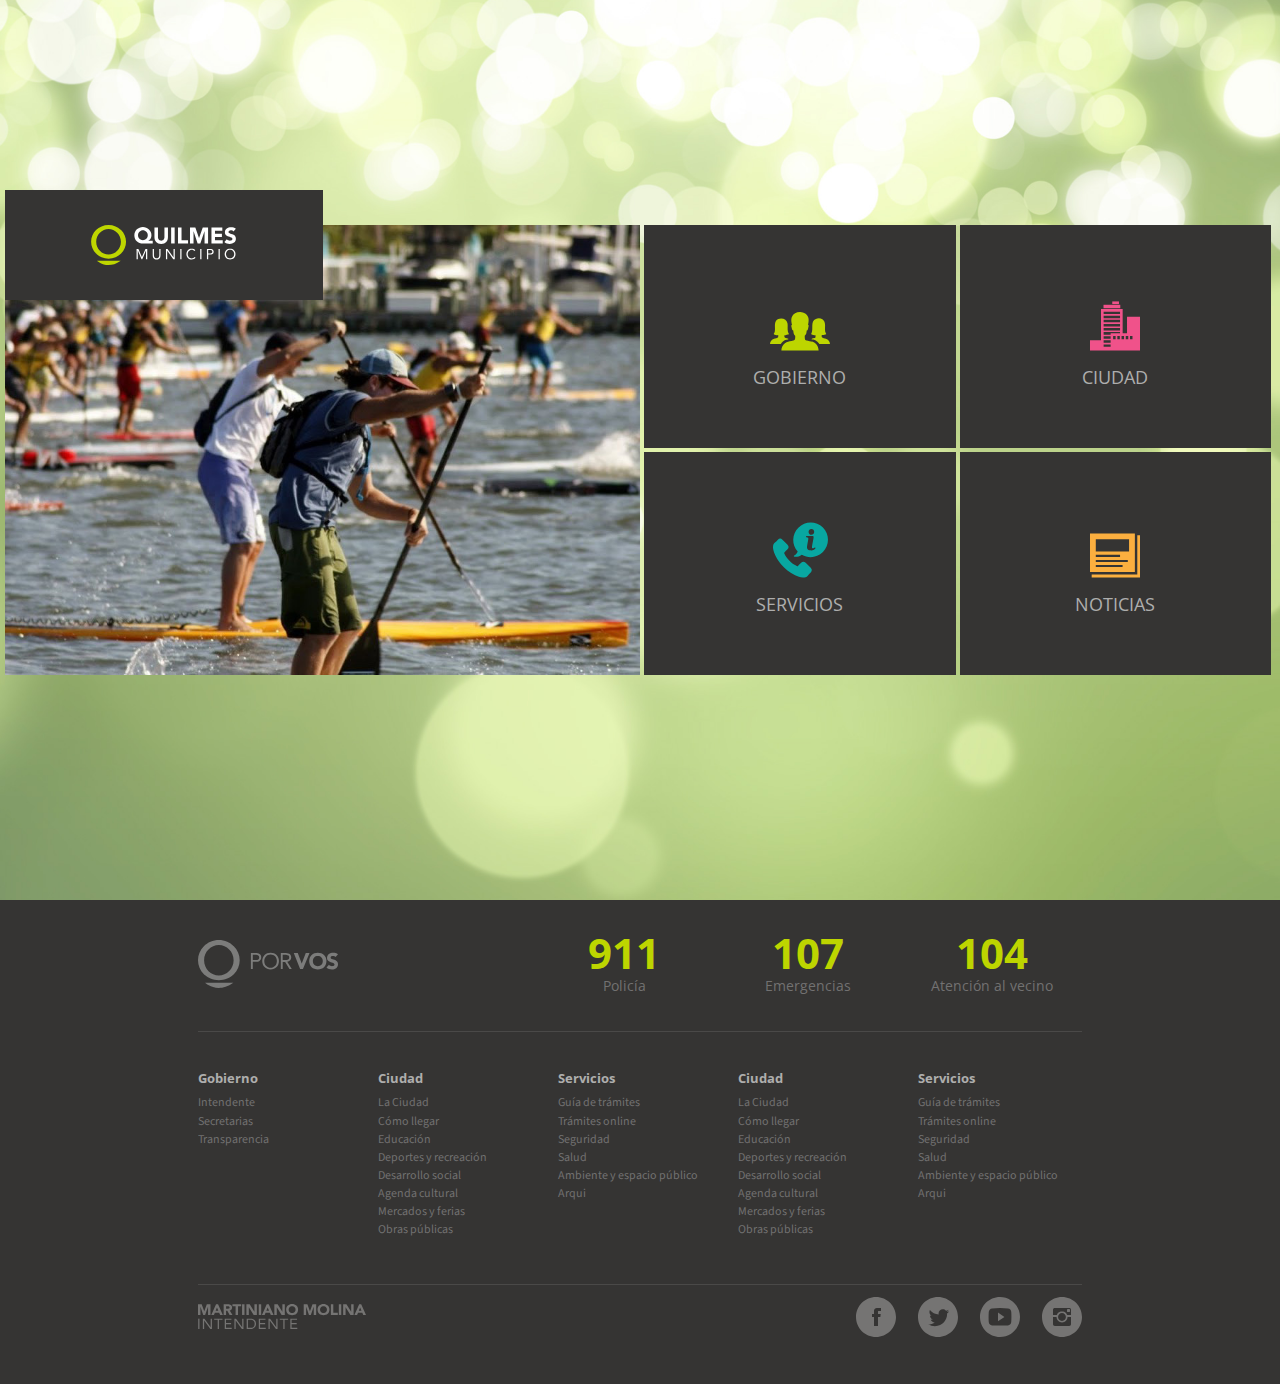
<file: index.html>
<!doctype html>
<!--[if lt IE 7]>      <html class="no-js lt-ie9 lt-ie8 lt-ie7" lang=""> <![endif]-->
<!--[if IE 7]>         <html class="no-js lt-ie9 lt-ie8" lang=""> <![endif]-->
<!--[if IE 8]>         <html class="no-js lt-ie9" lang=""> <![endif]-->
<!--[if gt IE 8]><!--> <html class="no-js" lang=""> <!--<![endif]-->
    <head>
        <meta charset="utf-8">
        <meta http-equiv="X-UA-Compatible" content="IE=edge,chrome=1">
        <title></title>
        <meta name="description" content="">
        <meta name="viewport" content="width=device-width, initial-scale=1">
        <link rel="apple-touch-icon" href="apple-touch-icon.png">
        <link href='https://fonts.googleapis.com/css?family=Source+Sans+Pro|Open+Sans:400,700' rel='stylesheet' type='text/css'>
        <link rel="stylesheet" href="css/bootstrap.min.css">

        <link rel="stylesheet" href="css/bootstrap-theme.min.css">
        <link rel="stylesheet" href="css/main.css">

        <script src="js/vendor/modernizr-2.8.3.min.js"></script>
    </head>
    <body>
        <!--[if lt IE 8]>
            <p class="browserupgrade">You are using an <strong>outdated</strong> browser. Please <a href="http://browsehappy.com/">upgrade your browser</a> to improve your experience.</p>
        <![endif]-->

        <section id="accesos-home">
            <div class="text"></div>
            <div id="accesos-home-contenedor">
                <a href="#" id="logo-quilmes">
                    <img src="img/logo-quilmes-municipio-negativo.svg" alt="Municipio de Quilmes"/>
                </a>
                <div id="accesos-home-imagen"></div>
                <div id="accesos-home-menu">

                    <ul id="menu-home">
                        <li id="acceso1">
                            <a href="#" class="menu-home-item" >
                                <div class="acceso-home-contenido">
                                    <i class="acceso-home-icono">
                                        <svg version="1.1" id="Layer_1" xmlns="http://www.w3.org/2000/svg" xmlns:xlink="http://www.w3.org/1999/xlink" x="0" y="0" width="60" height="60" viewBox="0 0 60 60" enable-background="new 0 0 60 60" xml:space="preserve">
                                        <path d="M42.46 48.78C43.98 49.31 40.96 48.26 42.46 48.78L42.46 48.78z"/>
                                        <path d="M42.46 48.78c-1.81-0.63-3.76-0.67-5.57-1.3 -0.55-0.19-1.63-0.41-1.86-1.04 -0.21-0.62-0.21-1.34-0.25-1.98 -0.03-0.51-0.04-1.02-0.04-1.53 0-0.33 0.86-1.04 1.04-1.35 0.72-1.2 0.79-2.82 0.92-4.19 1.17 0.32 1.31-1.83 1.51-2.49 0.15-0.45 1.04-3.59-0.35-3.16 0.34-0.59 0.47-1.31 0.56-1.97 0.27-1.71 0.38-3.59-0.15-5.26 -1.08-3.48-4.42-5.43-7.94-5.54 -3.57-0.12-7.16 1.59-8.5 5.06 -0.64 1.69-0.59 3.52-0.37 5.29 0.09 0.8 0.23 1.7 0.63 2.42 -1.3-0.39-0.6 2.37-0.45 2.85 0.21 0.68 0.4 3.13 1.62 2.8 0.11 1.08 0.23 2.19 0.52 3.25 0.2 0.71 0.62 1.31 1.1 1.86 0.24 0.27 0.36 0.3 0.35 0.64 -0.01 1.04 0.01 2.17-0.25 3.19 -0.27 1.02-2.5 1.45-3.4 1.63 -2.41 0.5-4.63 0.72-6.64 2.22 -2.34 1.73-3.56 4.42-3.56 7.32 11.15 0 22.3 0 33.45 0 1.26 0 2.5 0 3.76 0C48.59 53.56 46.21 50.08 42.46 48.78z"/>
                                        <path d="M14.9 47.14c0.08-0.04 0.16-0.08 0.21-0.11 -0.04 0.01-0.08 0.04-0.11 0.05C14.97 47.1 14.94 47.11 14.9 47.14z"/>
                                        <path d="M14.9 47.14c-0.45 0.23-1 0.51 0.11-0.05 0.4-0.2 0.32-0.16 0.11-0.05 0.91-0.43 1.89-0.53 2.87-0.63 0.38-0.04 0.55-0.29 0.27-0.66 -0.53-0.68-2.38-0.82-3.16-1.12 -0.48-0.19-0.62-0.36-0.66-0.9 -0.01-0.24-0.15-1.31 0.04-1.49 0.13-0.13 0.98-0.08 1.17-0.11 0.76-0.09 1.54-0.25 2.26-0.53 0.31-0.12 0.6-0.27 0.87-0.45 0.32-0.24-0.24-0.83-0.39-1.15 -0.45-1-0.66-2.1-0.72-3.2 -0.13-2.15 0.2-4.32-0.2-6.47 -0.6-3.28-3.13-4.93-6.36-4.93 -1.99 0-3.96 0.68-5.07 2.42 -1.23 1.91-1.16 4.3-1.1 6.48 0.04 1.25 0.09 2.5-0.08 3.75 -0.08 0.54-0.2 1.06-0.39 1.57 -0.15 0.39-0.9 1.35-0.6 1.55 1.11 0.79 2.99 1.06 4.32 0.95 0.04 0.66 0.16 1.5-0.08 2.12 -0.37 0.96-3.17 1.22-4.02 1.5C1.74 46.51 0 48.41 0 51.09c2.45 0 4.89 0 7.34 0 1.1 0 2.19 0 3.31 0 0.17 0 0.84-1.25 1.03-1.45C12.58 48.64 13.7 47.77 14.9 47.14z"/>
                                        <path d="M55.86 45.72c-1.08-0.35-3.17-0.45-3.95-1.39 -0.39-0.47-0.17-1.66-0.13-2.22 0.59 0.05 1.23-0.04 1.83-0.12 0.55-0.08 1.08-0.19 1.61-0.37 0.24-0.09 0.48-0.19 0.71-0.32 0.52-0.31 0.28-0.36 0.01-0.82 -1.46-2.45-0.8-5.56-0.87-8.25 -0.05-2.24-0.64-4.68-2.68-5.94 -1.83-1.14-4.55-1.18-6.52-0.37 -5.68 2.28-2.33 9.8-4.27 14.11 -0.33 0.72-0.82 0.98 0.03 1.41 0.47 0.24 0.98 0.4 1.49 0.52 0.78 0.19 1.58 0.3 2.38 0.32 0.13 0 0.04 1.69 0 1.86 -0.15 0.66-1.58 0.84-2.12 0.99 -0.55 0.15-1.46 0.19-1.73 0.76 -0.4 0.86 1.33 0.64 1.75 0.72 1.38 0.25 2.6 1.02 3.67 1.89 0.8 0.66 1.89 1.54 2.18 2.61 3.57 0 7.16 0 10.74 0C59.97 48.41 58.22 46.5 55.86 45.72z"/>
                                        </svg>
                                    </i>
                                    <h1>Gobierno</h1>
                                </div>

                                <h3>Áreas de gobierno y<br/> secretarias</h3>
                            </a>
                        </li>
                        <li id="acceso2">
                            <a href="#" class="menu-home-item">
                                <div class="acceso-home-contenido">
                                    <i class="acceso-home-icono">
                                        <svg version="1.1" id="Layer_1" xmlns="http://www.w3.org/2000/svg" xmlns:xlink="http://www.w3.org/1999/xlink" x="0" y="0" width="60" height="60" viewBox="0 0 60 60" enable-background="new 0 0 60 60" xml:space="preserve">
                                        <rect x="18.51" y="11.78" width="16.77" height="3.44"/>
                                        <rect x="27.27" y="8.42" width="6.69" height="2.67"/>
                                        <path d="M42.02 23.81v16.36H37.66V16.02H16.01v31.17H5v10.32h11.01 1.97 7.66 24.33 5.03V23.81H42.02zM18.63 18.65H35.04v2.47H18.63V18.65zM18.63 22.74H35.04v2.52H18.63V22.74zM18.63 26.87H35.04v2.49H18.63V26.87zM18.63 30.99H35.04v2.46H18.63V30.99zM18.63 35.07H35.04v2.41H18.63V35.07zM25.65 53.86H18.63v-2.41h7.01L25.65 53.86 25.65 53.86zM25.65 49.82H18.63v-2.46h7.01L25.65 49.82 25.65 49.82zM25.65 45.74H18.63v-2.49h7.01L25.65 45.74 25.65 45.74zM30.61 46.23h-2.49v-3.35h2.49V46.23zM34.83 46.23h-2.49v-3.35h2.49V46.23zM25.65 40.17v1.46H18.63v-2.52h16.41v1.06L25.65 40.17 25.65 40.17zM39.05 46.23h-2.49v-3.35h2.49V46.23zM43.26 46.23H40.77v-3.35h2.49V46.23zM47.48 46.23h-2.49v-3.35h2.49V46.23z"/>
                                        </svg>
                                    </i>
                                    <h1>Ciudad</h1>
                                </div>

                                <h3>Información de la ciudad<br/> y sus localidades</h3>
                            </a>
                        </li>
                        <li id="acceso3" >
                            <a href="#" class="menu-home-item">
                                <div class="acceso-home-contenido">
                                    <i class="acceso-home-icono">
                                        <svg version="1.1" id="Layer_1" xmlns="http://www.w3.org/2000/svg" xmlns:xlink="http://www.w3.org/1999/xlink" x="0" y="0" width="60" height="60" viewBox="0 0 60 60" enable-background="new 0 0 60 60" xml:space="preserve">
                                        <path d="M37.76 55.63c-1.32 1.5-3.01 1.94-4.89 1.88 -2.76-0.12-5.33-1.06-7.77-2.26 -5.51-2.69-10.15-6.39-14.1-11.03 -2.88-3.45-5.26-7.21-6.83-11.47 -0.75-2.07-1.32-4.14-1.13-6.39 0.13-1.38 0.63-2.51 1.63-3.51 1.07-1 2.13-2.13 3.2-3.2 1.38-1.38 3.13-1.38 4.58 0 0.88 0.88 1.69 1.69 2.57 2.57 0.82 0.82 1.69 1.63 2.51 2.51 1.44 1.5 1.44 3.2 0 4.64 -1.06 1.07-2.07 2.13-3.13 3.13 -0.25 0.25-0.31 0.5-0.19 0.82 0.69 1.69 1.69 3.13 2.82 4.58 2.26 2.82 4.89 5.33 7.96 7.21 0.69 0.44 1.38 0.69 2.07 1.07 0.38 0.19 0.63 0.13 0.88-0.19 1.07-1.06 2.13-2.13 3.2-3.2 1.38-1.38 3.13-1.38 4.51 0 1.69 1.69 3.38 3.38 5.08 5.08 1.44 1.44 1.44 3.2 0 4.64C39.7 53.68 38.7 54.62 37.76 55.63zM52.92 32.06c-5.7 5.7-14.41 6.58-21.06 2.7h-0.06c-2.63 2.01-5.39 2.32-7.39 2.01 -0.63-0.12-0.81-1-0.19-1.25 1.82-0.88 2.88-2.63 3.57-4.01l-0.19-0.12c-6.02-6.83-5.77-17.23 0.75-23.75 6.83-6.83 17.8-6.83 24.57-0.06S59.69 25.29 52.92 32.06zM38.57 11.94c0 1.57 1.25 2.88 2.82 2.88 1.5 0 2.82-1.25 2.82-2.82s-1.25-2.88-2.76-2.88C39.83 9.12 38.57 10.38 38.57 11.94zM44.78 27.61c-0.25 0.13-0.5 0.31-0.81 0.38 -0.31 0.13-0.69 0.25-1.06 0.31 -0.44 0.06-0.75-0.19-0.88-0.63 -0.06-0.31-0.12-0.63-0.06-1 0.06-0.69 0.19-1.32 0.31-2.01 0.38-2.01 0.75-4.01 1.13-6.02 0.13-0.56 0.19-1.13 0.19-1.63 0-0.69-0.44-0.94-1.06-1 -0.94 0-1.82 0-2.76 0 -0.88 0-1.75 0-2.57 0 -0.19 0-0.44 0-0.63 0.06 -0.38 0.06-0.56 0.25-0.63 0.56s0.13 0.56 0.5 0.69c0.31 0.13 0.63 0.13 0.94 0.19 0.75 0.13 0.94 0.38 0.94 1.13 0 0.13 0 0.25 0 0.31 -0.31 1.76-0.63 3.51-0.94 5.26 -0.19 1-0.31 2.01-0.44 3.07 -0.19 1.5 1.25 2.88 2.38 3.07 0.69 0.13 1.38 0.13 2.07 0.13 1.5 0 2.7-0.63 3.76-1.69 0.19-0.19 0.31-0.44 0.38-0.69C45.53 27.74 45.15 27.42 44.78 27.61z"/>
                                        </svg>
                                    </i>
                                    <h1>Servicios</h1>
                                </div>

                                <h3>Trámites online y datos<br/> útiles para el ciudadano</h3>
                            </a>
                        </li>
                        <li id="acceso4">
                            <a href="#" class="menu-home-item">
                                <div class="acceso-home-contenido">
                                    <i class="acceso-home-icono">
                                        <svg version="1.1" id="Layer_1" xmlns="http://www.w3.org/2000/svg" xmlns:xlink="http://www.w3.org/1999/xlink" x="0" y="0" width="60" height="60" viewBox="0 0 60 60" enable-background="new 0 0 60 60" xml:space="preserve">
                                        <polygon points="52.29 15.21 52.29 52.07 52.29 54.51 49.86 54.51 6.68 54.51 6.68 57.51 55 57.51 55 15.21 "/>
                                        <path  d="M49.86 52.07V15.21v-1.69H5v38.56h1.67L49.86 52.07 49.86 52.07zM37.59 47.04H10.79v-2.11h26.8V47.04zM42.8 42H10.79v-2.11h32.02V42zM10.79 36.97v-2.11h24.27v2.11H10.79zM44.07 31.49H10.79V19.29H44.07L44.07 31.49 44.07 31.49z"/>
                                        </svg>

                                    </i>
                                    <h1>Noticias</h1>
                                </div>

                                <h3>Todo lo que ocurre en <br/>Quilmes en un solo lugar</h3>
                            </a>
                        </li>
                    </ul>
                </div>
                <div class="clearfix"></div>
            </div>

        </section>

        <div id="footer-layout"></div>


        <script src="//ajax.googleapis.com/ajax/libs/jquery/1.11.2/jquery.min.js"></script>
        <script>window.jQuery || document.write('<script src="js/vendor/jquery-1.11.2.min.js"><\/script>')</script>

        <script src="js/vendor/bootstrap.min.js"></script>

        <script src="js/plugins.js"></script>
        <script src="js/main.js"></script>

        <!-- Google Analytics: change UA-XXXXX-X to be your site's ID. -->
        <script>
            (function (b, o, i, l, e, r) {
                b.GoogleAnalyticsObject = l;
                b[l] || (b[l] =
                        function () {
                            (b[l].q = b[l].q || []).push(arguments)
                        });
                b[l].l = +new Date;
                e = o.createElement(i);
                r = o.getElementsByTagName(i)[0];
                e.src = '//www.google-analytics.com/analytics.js';
                r.parentNode.insertBefore(e, r)
            }(window, document, 'script', 'ga'));
            ga('create', 'UA-XXXXX-X', 'auto');
            ga('send', 'pageview');
        </script>
    </body>
</html>
</file>
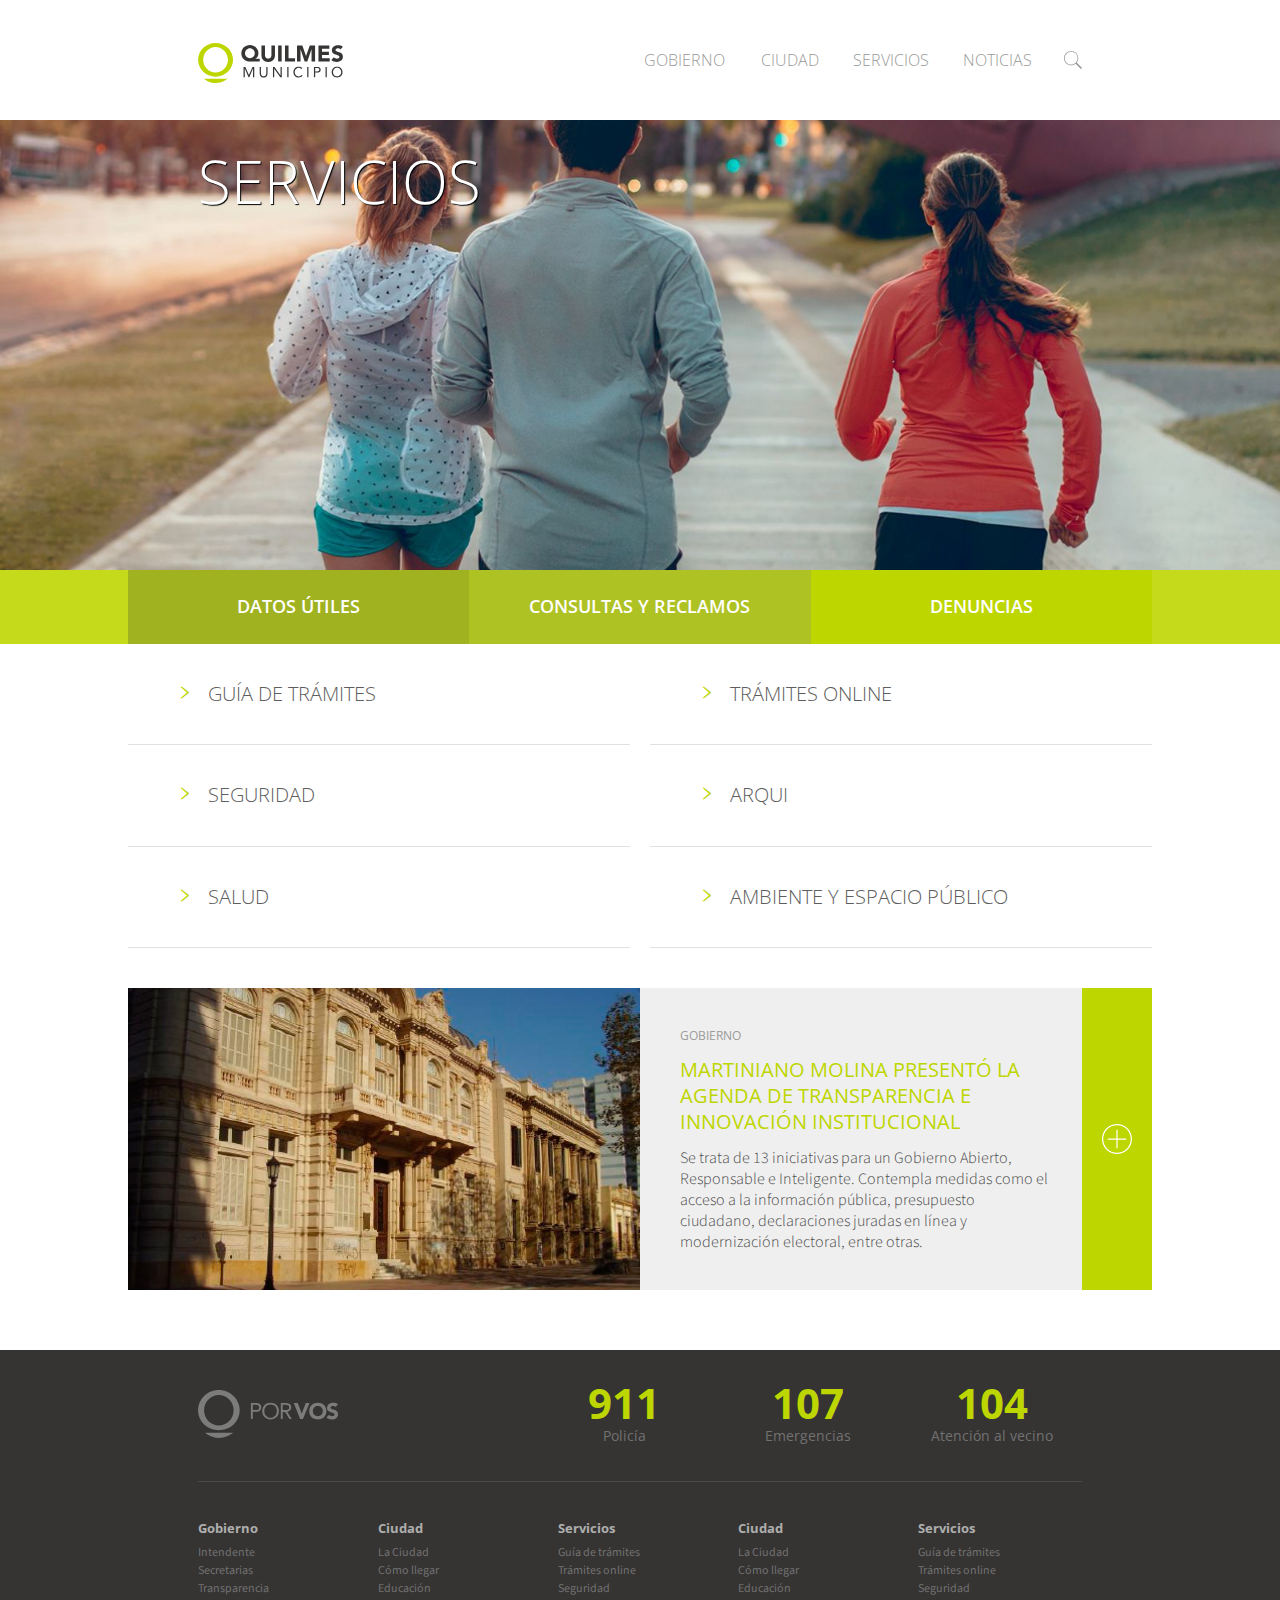
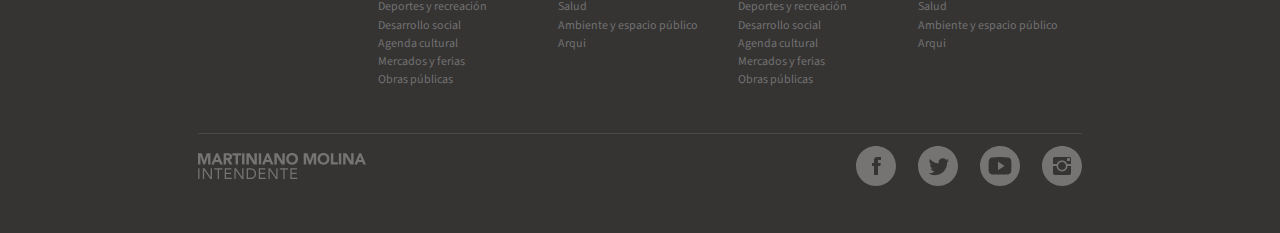
<file: home-seccion.html>
<!doctype html>
<!--[if lt IE 7]>      <html class="no-js lt-ie9 lt-ie8 lt-ie7" lang=""> <![endif]-->
<!--[if IE 7]>         <html class="no-js lt-ie9 lt-ie8" lang=""> <![endif]-->
<!--[if IE 8]>         <html class="no-js lt-ie9" lang=""> <![endif]-->
<!--[if gt IE 8]><!--> <html class="no-js" lang=""> <!--<![endif]-->
    <head>
        <meta charset="utf-8">
        <meta http-equiv="X-UA-Compatible" content="IE=edge,chrome=1">
        <title></title>
        <meta name="description" content="">
        <meta name="viewport" content="width=device-width, initial-scale=1">
        <link rel="apple-touch-icon" href="apple-touch-icon.png">
        <link href='https://fonts.googleapis.com/css?family=Source+Sans+Pro:200,300,400|Open+Sans:300,400,600,700' rel='stylesheet' type='text/css'>
        <link rel="stylesheet" href="css/bootstrap.min.css">

        <link rel="stylesheet" href="css/bootstrap-theme.min.css">
        <link rel="stylesheet" href="css/main.css">

        <script src="js/vendor/modernizr-2.8.3.min.js"></script>
    </head>
    <body class="gobierno">
        <!--[if lt IE 8]>
            <p class="browserupgrade">You are using an <strong>outdated</strong> browser. Please <a href="http://browsehappy.com/">upgrade your browser</a> to improve your experience.</p>
        <![endif]-->
        
        
        <div id="nav-principal-layout"></div>
        
        <section id="header-home-seccion" style="background-image: url(img/bg-servicios.jpg);">
            <div class="contenedor-sitio">
                <h1>SERVICIOS</h1>
            </div>
        </section>

        <nav id="nav-seccion">
            <div class="contenedor-sitio sin-pad">
                <ul>
                    <li>
                        <a href="#">
                            Datos útiles
                        </a>
                    </li>
                    <li>
                        <a href="#">
                            Consultas y reclamos
                        </a>
                    </li>
                    <li>
                        <a href="#">
                            Denuncias
                        </a>
                    </li>
                </ul>
            </div>

        </nav>

        <section id="accesos-seccion">
            <div class="contenedor-sitio sin-pad">
                <div class="col-accesos-seccion">

                    <ul class="acceso-seccion">
                        <li>
                            <a href="#">
                                <span class="flecha-item"></span><span>Guía de trámites</span>
                            </a>
                        </li>
                        <li>
                            <a href="#">
                                <span class="flecha-item"></span><span>Seguridad</span>
                            </a>
                        </li>
                        <li>
                            <a href="#">
                                <span class="flecha-item"></span><span>Salud</span>
                                
                            </a>
                        </li>
                    </ul>
                </div>
                <div class="col-accesos-seccion">

                    <ul class="acceso-seccion">
                        <li>
                            <a href="#">
                                <span class="flecha-item"></span><span>Trámites online</span>
                                
                            </a>
                        </li>
                        <li>
                            <a href="#">
                                <span class="flecha-item"></span><span>Arqui</span>
                                
                            </a>
                        </li>
                        <li>
                            <a href="#">
                                <span class="flecha-item"></span><span>Ambiente y espacio público</span>
                                
                            </a>
                        </li>
                    </ul>
                </div>
            </div>


        </section>

        <div class="notas-seccion">
            <div class="contenedor-sitio sin-pad">
                <article class="nota">
                    <a href="#" class="nota-img" style="background-image:url(img/nota-img.jpg); ">

                    </a>
                    <div class="nota-contenido">

                        <a href="#" class="nota-categoria">
                            Gobierno
                        </a>

                        <a href="#" class="nota-titulo">
                            Martiniano molina presentó la Agenda de Transparencia e Innovación Institucional
                        </a>

                        <p>
                            Se trata de 13 iniciativas para un Gobierno Abierto, Responsable e Inteligente. Contempla medidas como el acceso a la información pública, presupuesto ciudadano, declaraciones juradas en línea y modernización electoral, entre otras.
                        </p>
                        <a href="#" class="nota-ver-mas"></a>
                    </div>
                </article>
            </div>
        </div>




        <div id="footer-layout"></div>


        <script src="//ajax.googleapis.com/ajax/libs/jquery/1.11.2/jquery.min.js"></script>
        <script>window.jQuery || document.write('<script src="js/vendor/jquery-1.11.2.min.js"><\/script>')</script>

        <script src="js/vendor/bootstrap.min.js"></script>

        <script src="js/plugins.js"></script>
        <script src="js/main.js"></script>

        <!-- Google Analytics: change UA-XXXXX-X to be your site's ID. -->
        <script>
            (function (b, o, i, l, e, r) {
                b.GoogleAnalyticsObject = l;
                b[l] || (b[l] =
                        function () {
                            (b[l].q = b[l].q || []).push(arguments)
                        });
                b[l].l = +new Date;
                e = o.createElement(i);
                r = o.getElementsByTagName(i)[0];
                e.src = '//www.google-analytics.com/analytics.js';
                r.parentNode.insertBefore(e, r)
            }(window, document, 'script', 'ga'));
            ga('create', 'UA-XXXXX-X', 'auto');
            ga('send', 'pageview');
        </script>
    </body>
</html>
</file>
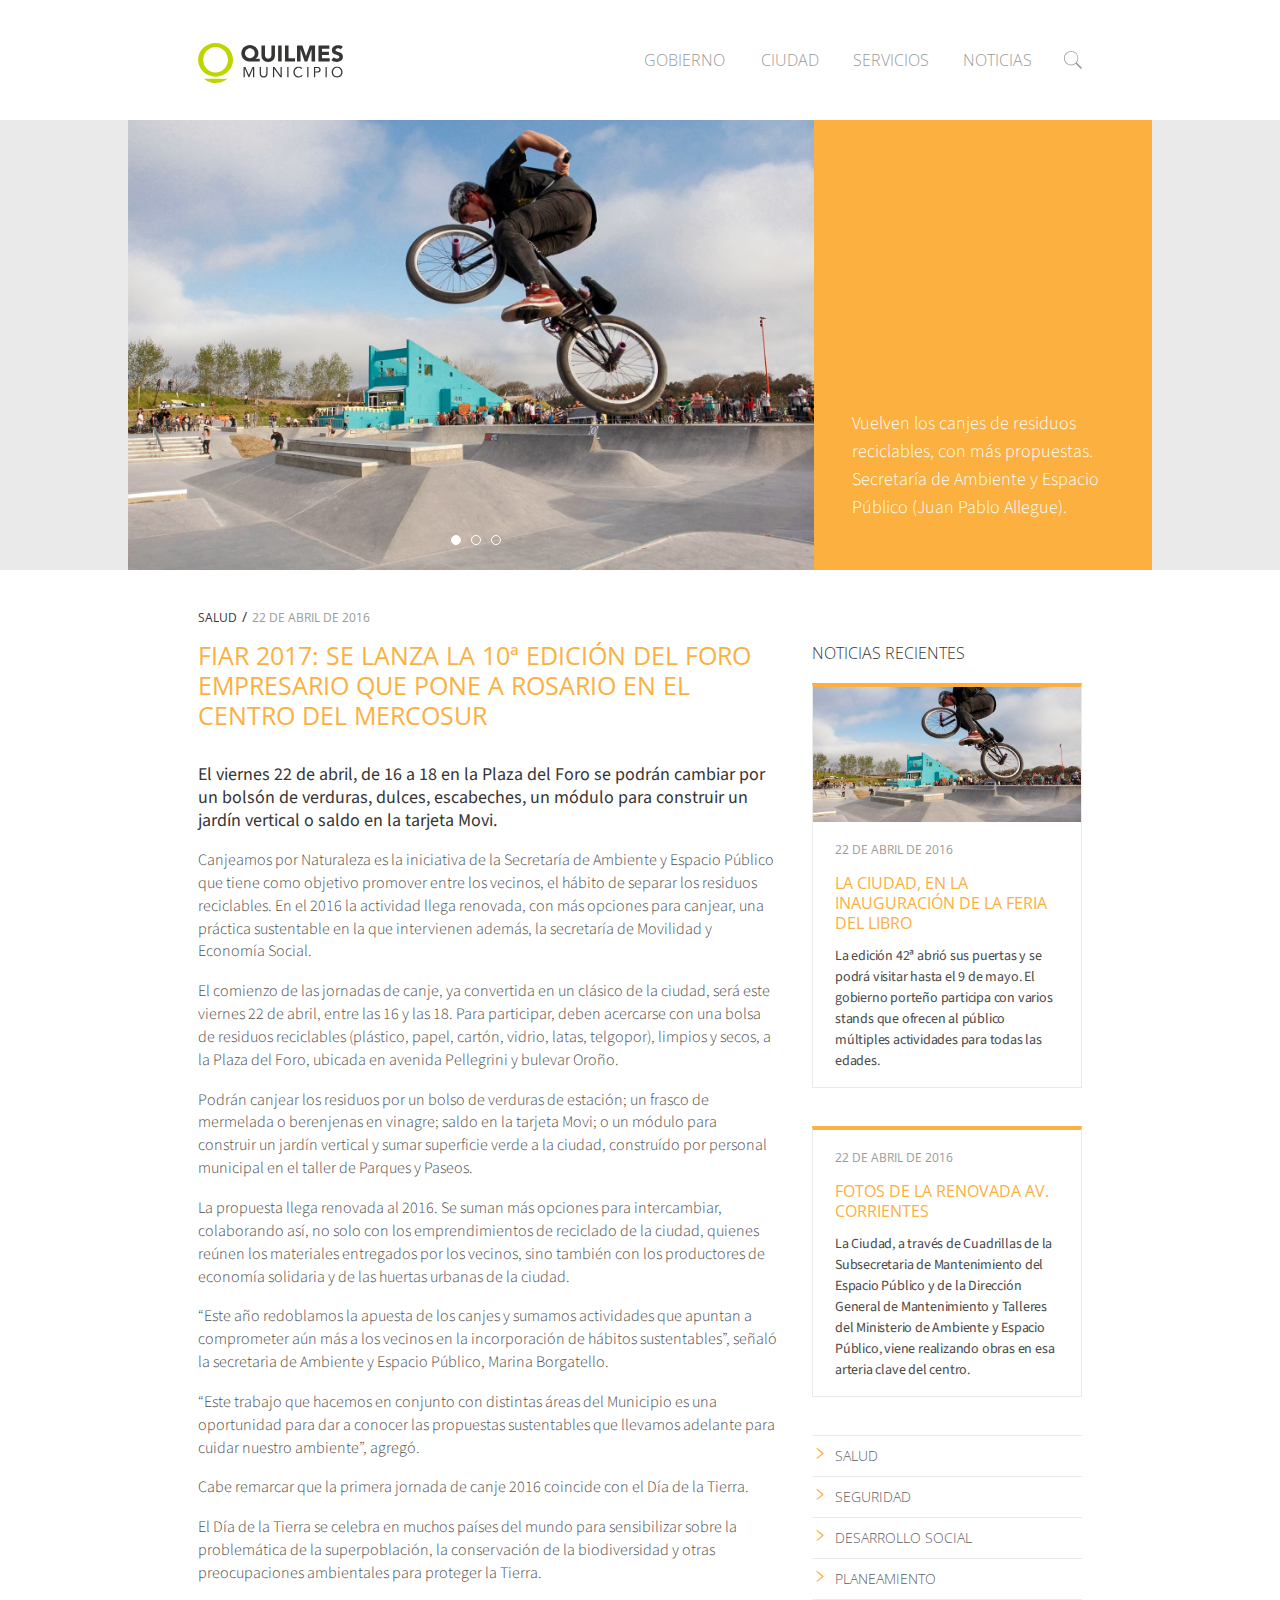
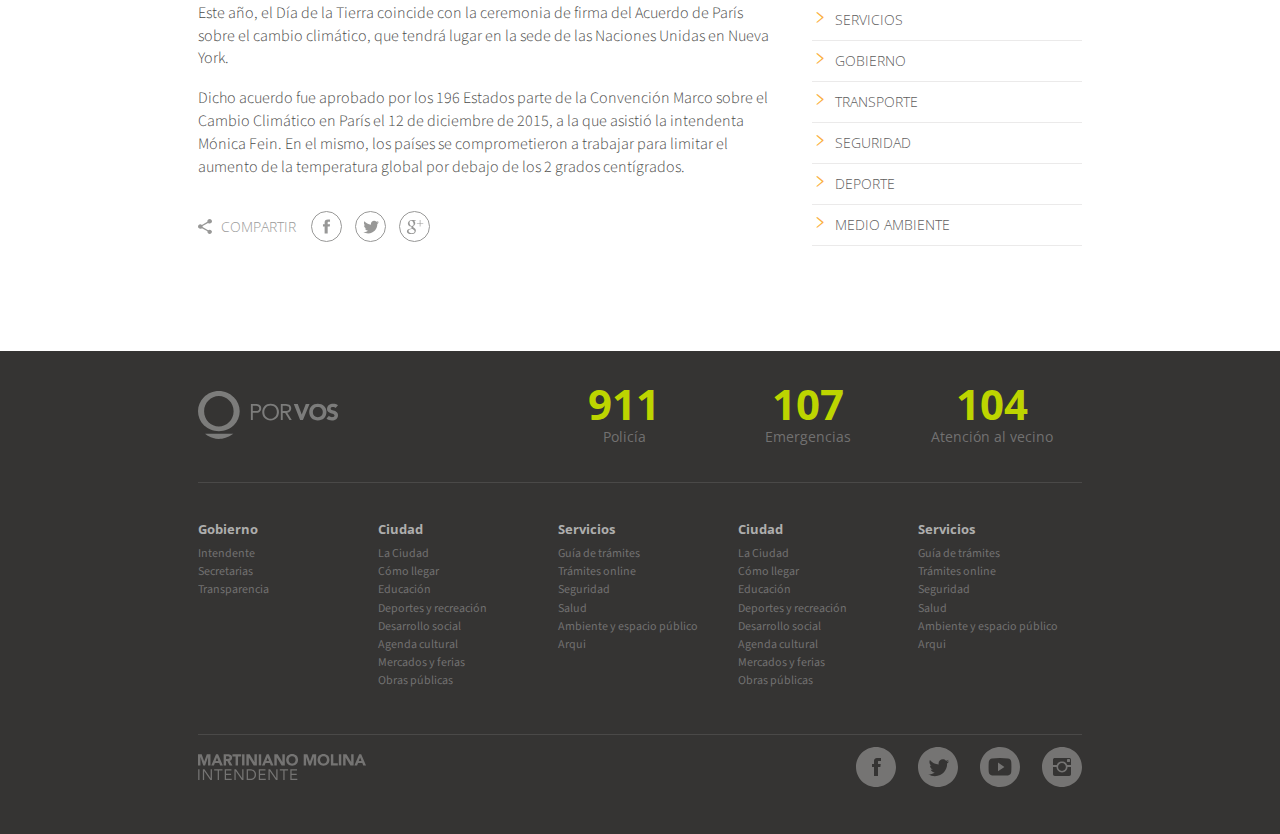
<file: noticia.html>
<!doctype html>
<!--[if lt IE 7]>      <html class="no-js lt-ie9 lt-ie8 lt-ie7" lang=""> <![endif]-->
<!--[if IE 7]>         <html class="no-js lt-ie9 lt-ie8" lang=""> <![endif]-->
<!--[if IE 8]>         <html class="no-js lt-ie9" lang=""> <![endif]-->
<!--[if gt IE 8]><!--> <html class="no-js" lang=""> <!--<![endif]-->
    <head>
        <meta charset="utf-8">
        <meta http-equiv="X-UA-Compatible" content="IE=edge,chrome=1">
        <title></title>
        <meta name="description" content="">
        <meta name="viewport" content="width=device-width, initial-scale=1">
        <link rel="apple-touch-icon" href="apple-touch-icon.png">
        <link href='https://fonts.googleapis.com/css?family=Source+Sans+Pro:200,300,300italic,400,400italic|Open+Sans:300,400,600,700' rel='stylesheet' type='text/css'>
        <link rel="stylesheet" href="css/bootstrap.min.css">

        <link rel="stylesheet" href="css/bootstrap-theme.min.css">      
        <link rel="stylesheet" href="css/extCss.css">
        <link rel="stylesheet" href="css/main.css">

        <script src="js/vendor/modernizr-2.8.3.min.js"></script>
    </head>
    <body class="detalle-noticia noticias">
        <!--[if lt IE 8]>
            <p class="browserupgrade">You are using an <strong>outdated</strong> browser. Please <a href="http://browsehappy.com/">upgrade your browser</a> to improve your experience.</p>
        <![endif]-->

        <div id="nav-principal-layout"></div>


        <section id="header-detalle-noticia">
            <div class="contenedor-sitio sin-pad">

                <div id="slider-noticia">

                    <ul>
                        <li>
                            <div class="slide-noticia">
                                <div class="header-img">
                                    <div class="anterior"></div>
                                    <div class="siguiente"></div>
                                    <div class="contenedor-slides">
                                        <div class="slide-noticia-img" style="background-image: url(img/noticia-destacada-bg.jpg);"></div>
                                        <div class="slide-noticia-img" style="background-image: url(img/nota-img.jpg);"></div>
                                        <div class="slide-noticia-img" style="background-image: url(img/noticia-destacada-bg.jpg);"></div>
                                    </div>

                                </div>

                                <div class="slide-noticia-contenido">
                                    <h3>Vuelven los canjes de residuos reciclables, con más propuestas. Secretaría de Ambiente y Espacio Público (Juan Pablo Allegue).</h3>
                                </div>
                            </div>
                        </li>
                    </ul>

                </div>

            </div>
        </section>

        <div class="contenedor-sitio detalle-noticia">

            <article class="nota-detalle">

                <div class="nota-detalle-meta">
                    <a href="#" class="nota-detalle-categoria">Salud</a><span class="separador-breadcrum">/</span><span class="nota-detalle-fecha">22 de abril de 2016</span>
                </div>
                <h1 class="titulo">
                    FIAR 2017: se lanza la 10ª edición del foro empresario que pone a Rosario en el centro del Mercosur
                </h1>
                <h2 class="bajada">
                    El viernes 22 de abril, de 16 a 18 en la Plaza del Foro se podrán cambiar por un bolsón de verduras, dulces, escabeches, un módulo para construir un jardín vertical o saldo en la tarjeta Movi.
                </h2>
                <p class="texto">
                    Canjeamos por Naturaleza es la iniciativa de la Secretaría de Ambiente y Espacio Público que tiene como objetivo promover entre los vecinos, el hábito de separar los residuos reciclables. En el 2016 la actividad llega renovada, con más opciones para canjear, una práctica sustentable en la que intervienen además, la secretaría de Movilidad y Economía Social.
                </p>
                <p class="texto">
                    El comienzo de las jornadas de canje, ya convertida en un clásico de la ciudad, será este viernes 22 de abril, entre las 16 y las 18. Para participar, deben acercarse con una bolsa de residuos reciclables (plástico, papel, cartón, vidrio, latas, telgopor), limpios y secos, a la Plaza del Foro, ubicada en avenida Pellegrini y bulevar Oroño.
                </p>
                <p class="texto">
                    Podrán canjear los residuos por un bolso de verduras de estación; un frasco de mermelada o berenjenas en vinagre; saldo en la tarjeta Movi; o un módulo para construir un jardín vertical y sumar superficie verde a la ciudad, construído por personal municipal en el taller de Parques y Paseos.
                </p>
                <p class="texto">
                    La propuesta llega renovada al 2016. Se suman más opciones para intercambiar, colaborando así, no solo con los emprendimientos de reciclado de la ciudad, quienes reúnen los materiales entregados por los vecinos, sino también con los productores de economía solidaria y de las huertas urbanas de la ciudad.
                </p>
                <p class="texto">
                    “Este año redoblamos la apuesta de los canjes y sumamos actividades que apuntan a comprometer aún más a los vecinos en la incorporación de hábitos sustentables”, señaló la secretaria de Ambiente y Espacio Público, Marina Borgatello.
                </p>
                <p class="texto">
                    “Este trabajo que hacemos en conjunto con distintas áreas del Municipio es una oportunidad para dar a conocer las propuestas sustentables que llevamos adelante para cuidar nuestro ambiente”, agregó.
                </p>

                <p class="texto">
                    Cabe remarcar que la primera jornada de canje 2016 coincide con el Día de la Tierra.
                </p>

                <p class="texto">
                    El Día de la Tierra se celebra en muchos países del mundo para sensibilizar sobre la problemática de la superpoblación, la conservación de la biodiversidad y otras preocupaciones ambientales para proteger la Tierra.
                </p>
                <p class="texto">
                    Este año, el Día de la Tierra coincide con la ceremonia de firma del Acuerdo de París sobre el cambio climático, que tendrá lugar en la sede de las Naciones Unidas en Nueva York.
                </p>

                <p class="texto">
                    Dicho acuerdo fue aprobado por los 196 Estados parte de la Convención Marco sobre el Cambio Climático en París el 12 de diciembre de 2015, a la que asistió la intendenta Mónica Fein. En el mismo, los países se comprometieron a trabajar para limitar el aumento de la temperatura global por debajo de los 2 grados centígrados.
                </p>

                <div class="nota-detalle-compartir">
                    <h5>Compartir</h5>
                    <ul>
                        <li>
                            <a href="#">
                                <img src="img/compartir-fb.svg" alt="Compartir en Facebook" />
                            </a>
                        </li>
                        <li>
                            <a href="#">
                                <img src="img/compartir-tw.svg" alt="Compartir en Twiter" />
                            </a>
                        </li>
                        <li>
                            <a href="#">
                                <img src="img/compartir-gp.svg" alt="Compartir en Google+" />
                            </a>
                        </li>

                    </ul>
                </div>

            </article>
            <aside class="noticias-relacionadas">
                <h3>Noticias recientes</h3>


                <article class="nota-relacionada">
                    <a class="nota-relacionada-img" href="#" style="background-image: url(img/noticia-destacada-bg.jpg);">

                    </a>
                    <div class="nota-relacionada-contenido">
                        <div class="nota-relacionada-fecha">22 de abril de 2016</div>
                        <a class="nota-relacionada-titulo" href="#">
                            La Ciudad, en la inauguración de la Feria del Libro
                        </a>
                        <a class="nota-relacionada-bajada" href="#">
                            La edición 42ª abrió sus puertas y se podrá visitar hasta el 9 de mayo. El gobierno porteño participa con varios stands que ofrecen al público múltiples actividades para todas las edades.
                        </a>
                    </div>


                </article>

                <article class="nota-relacionada">

                    <div class="nota-relacionada-fecha">22 de abril de 2016</div>
                    <a class="nota-relacionada-titulo" href="#">
                        Fotos de la renovada Av. Corrientes
                    </a>
                    <a class="nota-relacionada-bajada" href="#">
                        La Ciudad, a través de Cuadrillas de la Subsecretaria de Mantenimiento del Espacio Público y de la Dirección General de Mantenimiento y Talleres del Ministerio de Ambiente y Espacio Público, viene realizando obras en esa arteria clave del centro.
                    </a>

                </article>

                <div class="col-categorias-noticia">

                    <ul class="categorias-noticia">


                        <li>
                            <a href="#"><span class="flecha-item"></span>Salud</a>   
                        </li>
                        <li>
                            <a href="#"><span class="flecha-item"></span>Seguridad</a>  
                        </li>
                        <li>
                            <a href="#"><span class="flecha-item"></span>Desarrollo social</a>   
                        </li>
                        <li>
                            <a href="#"><span class="flecha-item"></span>Planeamiento</a>  
                        </li>
                        <li>
                            <a href="#"><span class="flecha-item"></span>Servicios</a>  
                        </li>
                    </ul>

                </div>

                <div class="col-categorias-noticia">
                    <ul class="categorias-noticia">
                        <li>
                            <a href="#"><span class="flecha-item"></span>Gobierno</a> 
                        </li>
                        <li>
                            <a href="#"><span class="flecha-item"></span>Transporte</a>   
                        </li>
                        <li>
                            <a href="#"><span class="flecha-item"></span>Seguridad</a>  
                        </li>
                        <li>
                            <a href="#"><span class="flecha-item"></span>Deporte</a>  
                        </li>
                        <li>
                            <a href="#"><span class="flecha-item"></span>Medio ambiente</a> 
                        </li>
                    </ul>
                </div>








            </aside>

        </div>


        <div id="footer-layout"></div>


        <script src="//ajax.googleapis.com/ajax/libs/jquery/1.11.2/jquery.min.js"></script>
        <script>window.jQuery || document.write('<script src="js/vendor/jquery-1.11.2.min.js"><\/script>')</script>

        <script src="js/vendor/bootstrap.min.js"></script>

        <script src="js/plugins.js"></script>
        <script src="js/main.js"></script>

        <!-- Google Analytics: change UA-XXXXX-X to be your site's ID. -->
        <script>
            (function (b, o, i, l, e, r) {
                b.GoogleAnalyticsObject = l;
                b[l] || (b[l] =
                        function () {
                            (b[l].q = b[l].q || []).push(arguments)
                        });
                b[l].l = +new Date;
                e = o.createElement(i);
                r = o.getElementsByTagName(i)[0];
                e.src = '//www.google-analytics.com/analytics.js';
                r.parentNode.insertBefore(e, r)
            }(window, document, 'script', 'ga'));
            ga('create', 'UA-XXXXX-X', 'auto');
            ga('send', 'pageview');
        </script>
    </body>
</html>
</file>
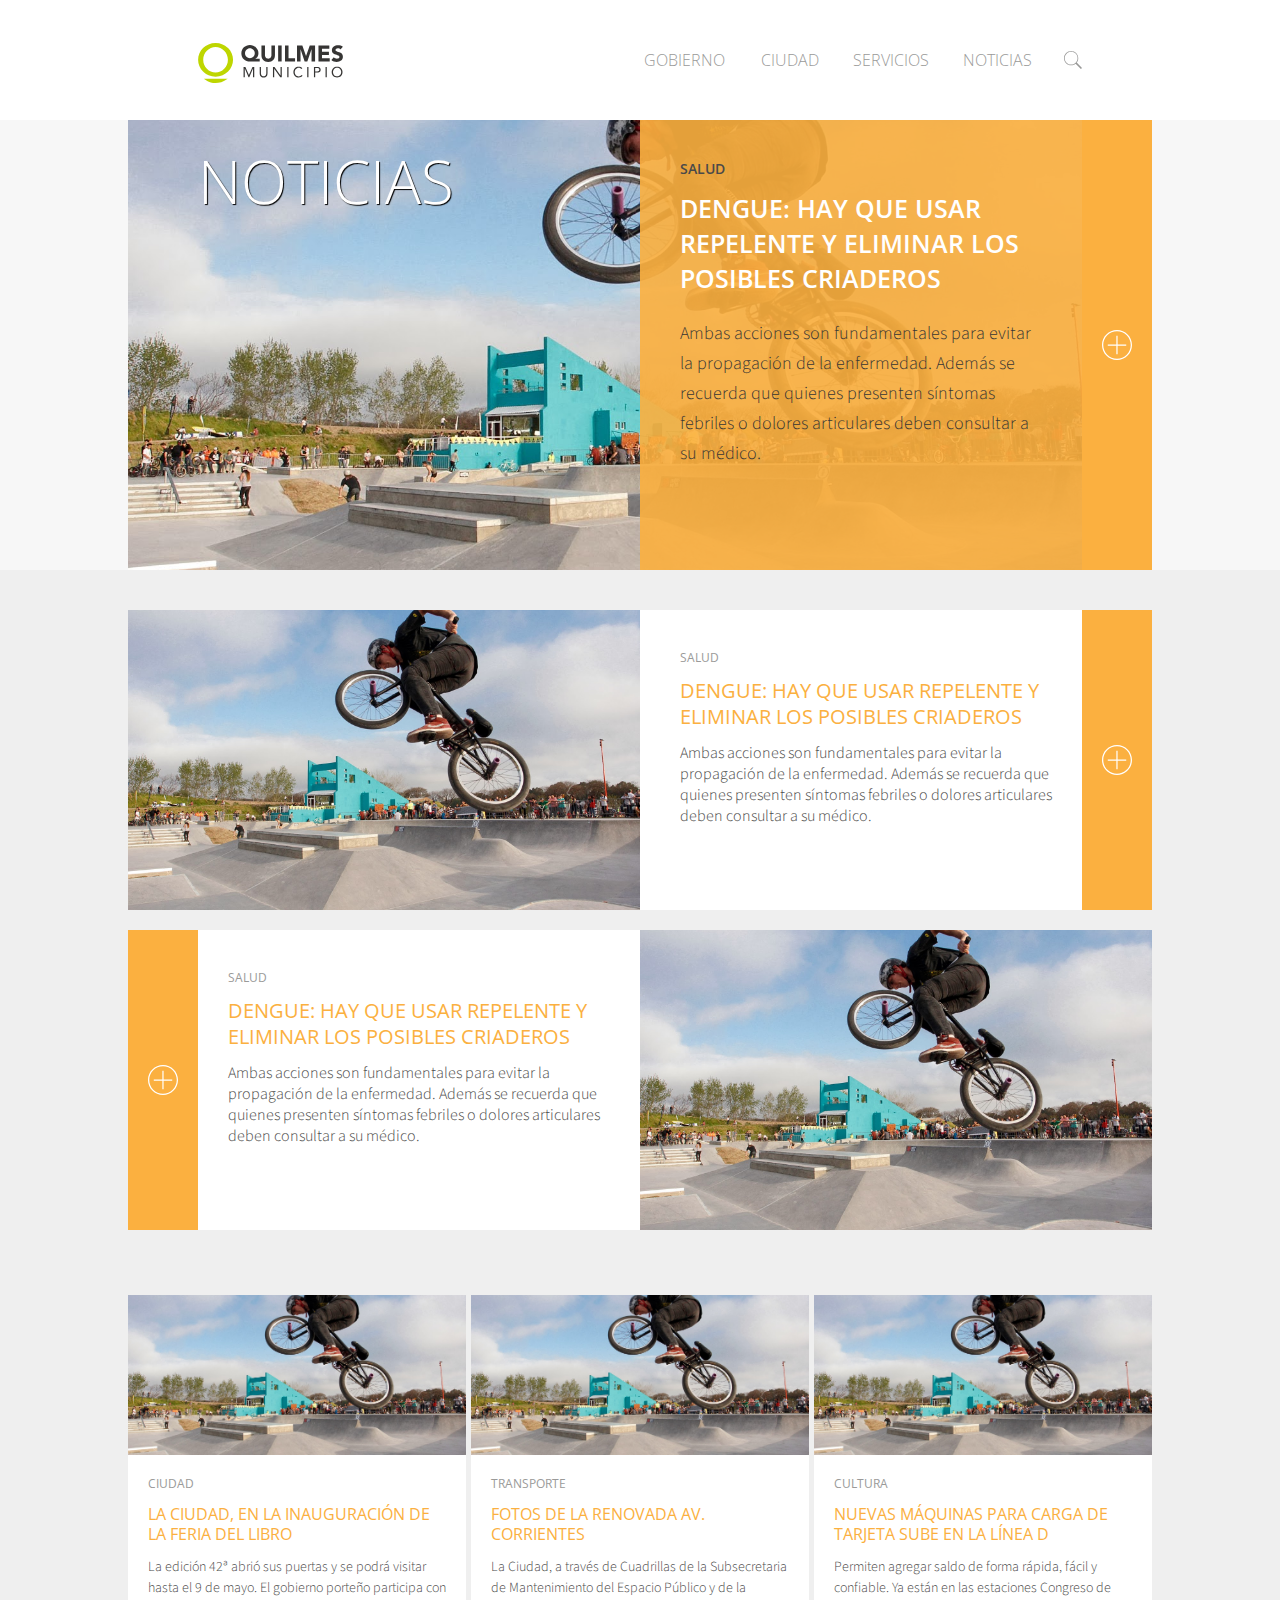
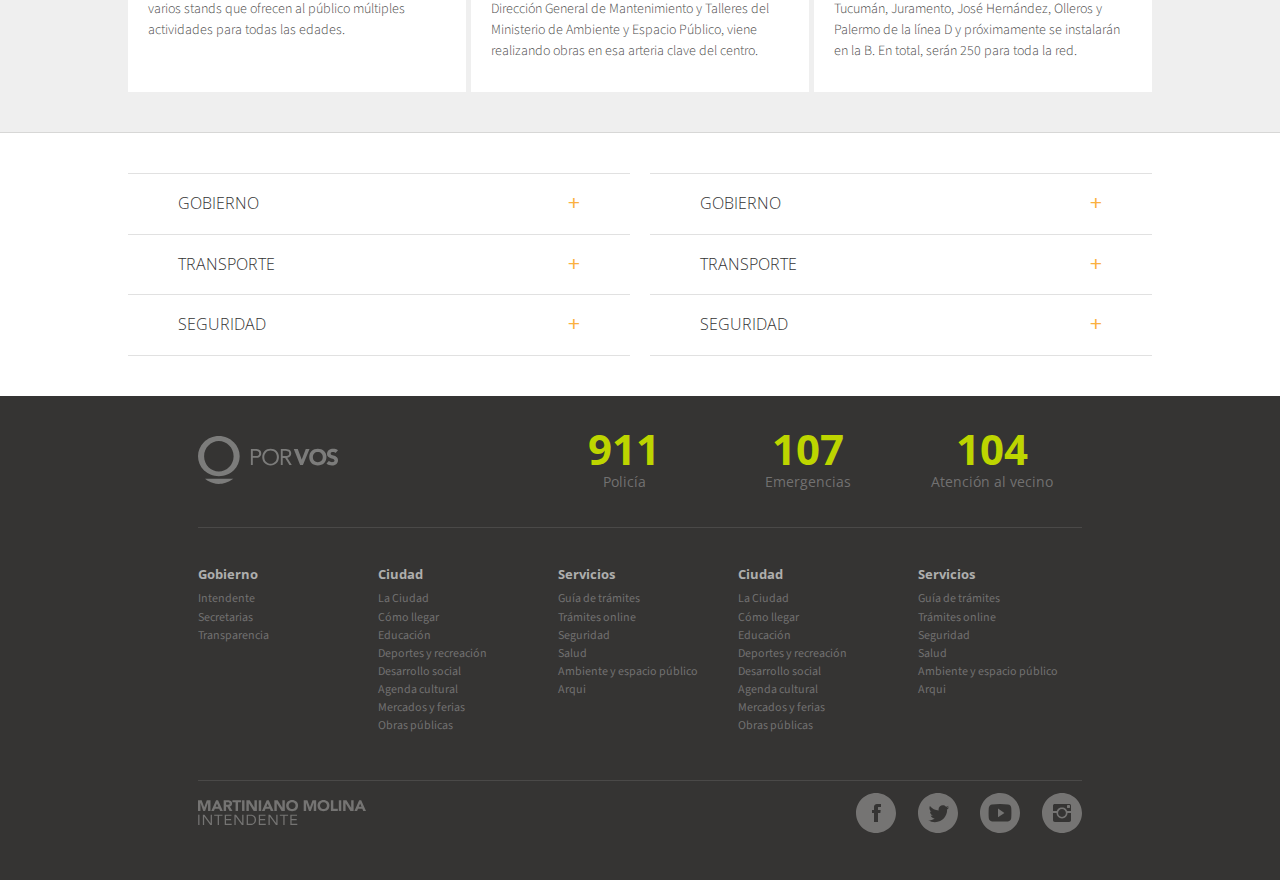
<file: noticias.html>
<!doctype html>
<!--[if lt IE 7]>      <html class="no-js lt-ie9 lt-ie8 lt-ie7" lang=""> <![endif]-->
<!--[if IE 7]>         <html class="no-js lt-ie9 lt-ie8" lang=""> <![endif]-->
<!--[if IE 8]>         <html class="no-js lt-ie9" lang=""> <![endif]-->
<!--[if gt IE 8]><!--> <html class="no-js" lang=""> <!--<![endif]-->
    <head>
        <meta charset="utf-8">
        <meta http-equiv="X-UA-Compatible" content="IE=edge,chrome=1">
        <title></title>
        <meta name="description" content="">
        <meta name="viewport" content="width=device-width, initial-scale=1">
        <link rel="apple-touch-icon" href="apple-touch-icon.png">
        <link href='https://fonts.googleapis.com/css?family=Source+Sans+Pro:300,300italic,400,400italic|Open+Sans:300,400,600,700' rel='stylesheet' type='text/css'>
        <link rel="stylesheet" href="css/bootstrap.min.css">

        <link rel="stylesheet" href="css/bootstrap-theme.min.css">
        <link rel="stylesheet" href="css/main.css">

        <script src="js/vendor/modernizr-2.8.3.min.js"></script>
    </head>
    <body class="seccion-noticias">
        <!--[if lt IE 8]>
            <p class="browserupgrade">You are using an <strong>outdated</strong> browser. Please <a href="http://browsehappy.com/">upgrade your browser</a> to improve your experience.</p>
        <![endif]-->

        <div id="nav-principal-layout"></div>


        <section id="header-noticias">
            <div class="contenedor-sitio sin-pad">

                <article class="nota noticia-destacada" style="background-image: url(img/noticia-destacada-bg.jpg)">
                    <a href="#" class="nota-img">
                        <h1>Noticias</h1>
                    </a>
                    <div class="nota-contenido">

                        <a href="#" class="nota-categoria">
                            Salud
                        </a>

                        <a href="#" class="nota-titulo">
                            Dengue: hay que usar repelente y eliminar los posibles criaderos
                        </a>

                        <p>
                            Ambas acciones son fundamentales para evitar la propagación de la enfermedad. Además se recuerda que quienes presenten síntomas febriles o dolores articulares deben consultar a su médico.
                        </p>
                        <a href="#" class="nota-ver-mas"></a>
                    </div>
                </article>

            </div>
        </section>


        <div class="notas-seccion">

            <div class="contenedor-sitio sin-pad">

                <article class="nota">
                    <a href="#" class="nota-img" style="background-image: url(img/noticia-destacada-bg.jpg)">

                    </a>
                    <div class="nota-contenido">

                        <a href="#" class="nota-categoria">
                            Salud
                        </a>

                        <a href="#" class="nota-titulo">
                            Dengue: hay que usar repelente y eliminar los posibles criaderos
                        </a>

                        <p>
                            Ambas acciones son fundamentales para evitar la propagación de la enfermedad. Además se recuerda que quienes presenten síntomas febriles o dolores articulares deben consultar a su médico.
                        </p>
                        <a href="#" class="nota-ver-mas"></a>
                    </div>
                </article>
                <article class="nota nota-variante">

                    <div class="nota-contenido">

                        <a href="#" class="nota-ver-mas"></a>

                        <a href="#" class="nota-categoria">
                            Salud
                        </a>

                        <a href="#" class="nota-titulo">
                            Dengue: hay que usar repelente y eliminar los posibles criaderos
                        </a>

                        <p>
                            Ambas acciones son fundamentales para evitar la propagación de la enfermedad. Además se recuerda que quienes presenten síntomas febriles o dolores articulares deben consultar a su médico.
                        </p>

                    </div>
                    <a href="#" class="nota-img" style="background-image: url(img/noticia-destacada-bg.jpg)"></a>
                </article>

            </div>

        </div>


        <div class="notas-secundarias">

            <div class="contenedor-sitio sin-pad ">


                <div class="contenedor-notas-secundarias">
                    <article class="nota nota-secundaria">


                        <a href="#" class="nota-img" style="background-image: url(img/noticia-destacada-bg.jpg)">

                        </a>
                        <div class="nota-contenido">
                            <a href="#" class="nota-categoria">
                                Ciudad
                            </a>

                            <a href="#" class="nota-titulo">
                                La Ciudad, en la inauguración de la Feria del Libro
                            </a>

                            <p>
                                La edición 42ª abrió sus puertas y se podrá visitar hasta el 9 de mayo. El gobierno porteño participa con varios stands que ofrecen al público múltiples actividades para todas las edades.
                            </p>
                        </div>

                    </article>

                    <article class="nota nota-secundaria">



                        <a href="#" class="nota-img" style="background-image: url(img/noticia-destacada-bg.jpg)">

                        </a>
                        <div class="nota-contenido">
                            <a href="#" class="nota-categoria">
                                Transporte
                            </a>

                            <a href="#" class="nota-titulo">
                                Fotos de la renovada Av. Corrientes
                            </a>

                            <p>
                                La Ciudad, a través de Cuadrillas de la Subsecretaria de Mantenimiento del Espacio Público y de la Dirección General de Mantenimiento y Talleres del Ministerio de Ambiente y Espacio Público, viene realizando obras en esa arteria clave del centro.
                            </p>
                        </div>

                    </article>

                    <article class="nota nota-secundaria">



                        <a href="#" class="nota-img" style="background-image: url(img/noticia-destacada-bg.jpg)">

                        </a>
                        <div class="nota-contenido">
                            <a href="#" class="nota-categoria">
                                Cultura
                            </a>

                            <a href="#" class="nota-titulo">
                                Nuevas máquinas para carga de tarjeta SUBE en la Línea D
                            </a>

                            <p>
                                Permiten agregar saldo de forma rápida, fácil y confiable. Ya están en las estaciones Congreso de Tucumán, Juramento, José Hernández, Olleros y Palermo de la línea D y próximamente se instalarán en la B. En total, serán 250 para toda la red.
                            </p>
                        </div>

                    </article>
                </div>


            </div>
        </div>

        <section id="listado-noticias-categoria">

            <div class="contenedor-sitio sin-pad">
                <div class="col-accesos-seccion">

                    <div class="categoria-noticias">
                        <h4>Gobierno</h4>
                        <ul>
                            <li>
                                <a href="#">
                                    <div class="fecha-noticia">
                                        03.02.16
                                    </div>
                                    <div class="titulo-noticia">
                                        Los amantes de la gastronomía tienen su espacio en el
                                        BAFICI
                                    </div>
                                </a>
                            </li>
                            <li>
                                <a href="#">
                                    <div class="fecha-noticia">
                                        03.02.16
                                    </div>
                                    <div class="titulo-noticia">
                                        Los amantes de la gastronomía tienen su espacio en el
                                        BAFICI
                                    </div>
                                </a>
                            </li>
                            <li>
                                <a href="#">
                                    <div class="fecha-noticia">
                                        03.02.16
                                    </div>
                                    <div class="titulo-noticia">
                                        Los amantes de la gastronomía tienen su espacio en el
                                        BAFICI
                                    </div>
                                </a>
                            </li>
                        </ul>
                    </div>
                    <div class="categoria-noticias">
                        <h4>Transporte</h4>
                        <ul>
                            <li>
                                <a href="#">
                                    <div class="fecha-noticia">
                                        03.02.16
                                    </div>
                                    <div class="titulo-noticia">
                                        Los amantes de la gastronomía tienen su espacio en el
                                        BAFICI
                                    </div>
                                </a>


                            </li>
                        </ul>
                    </div>
                    <div class="categoria-noticias">
                        <h4>Seguridad</h4>
                        <ul>
                            <li>
                                <a href="#">
                                    <div class="fecha-noticia">
                                        03.02.16
                                    </div>
                                    <div class="titulo-noticia">
                                        Los amantes de la gastronomía tienen su espacio en el
                                        BAFICI
                                    </div>
                                </a>


                            </li>
                        </ul>
                    </div>

                </div>
                <div class="col-accesos-seccion">

                    <div class="categoria-noticias">
                        <h4>Gobierno</h4>
                        <ul>
                            <li>
                                <a href="#">
                                    <div class="fecha-noticia">
                                        03.02.16
                                    </div>
                                    <div class="titulo-noticia">
                                        Los amantes de la gastronomía tienen su espacio en el
                                        BAFICI
                                    </div>
                                </a>
                            </li>
                            <li>
                                <a href="#">
                                    <div class="fecha-noticia">
                                        03.02.16
                                    </div>
                                    <div class="titulo-noticia">
                                        Los amantes de la gastronomía tienen su espacio en el
                                        BAFICI
                                    </div>
                                </a>
                            </li>
                            <li>
                                <a href="#">
                                    <div class="fecha-noticia">
                                        03.02.16
                                    </div>
                                    <div class="titulo-noticia">
                                        Los amantes de la gastronomía tienen su espacio en el
                                        BAFICI
                                    </div>
                                </a>
                            </li>
                        </ul>
                    </div>
                    <div class="categoria-noticias">
                        <h4>Transporte</h4>
                        <ul>
                            <li>
                                <a href="#">
                                    <div class="fecha-noticia">
                                        03.02.16
                                    </div>
                                    <div class="titulo-noticia">
                                        Los amantes de la gastronomía tienen su espacio en el
                                        BAFICI
                                    </div>
                                </a>


                            </li>
                        </ul>
                    </div>
                    <div class="categoria-noticias">
                        <h4>Seguridad</h4>
                        <ul>
                            <li>
                                <a href="#">
                                    <div class="fecha-noticia">
                                        03.02.16
                                    </div>
                                    <div class="titulo-noticia">
                                        Los amantes de la gastronomía tienen su espacio en el
                                        BAFICI
                                    </div>
                                </a>


                            </li>
                        </ul>
                    </div>

                </div>
            </div>


        </section>

        <div id="footer-layout"></div>


        <script src="//ajax.googleapis.com/ajax/libs/jquery/1.11.2/jquery.min.js"></script>
        <script>window.jQuery || document.write('<script src="js/vendor/jquery-1.11.2.min.js"><\/script>')</script>

        <script src="js/vendor/bootstrap.min.js"></script>

        <script src="js/plugins.js"></script>
        <script src="js/main.js"></script>

        <!-- Google Analytics: change UA-XXXXX-X to be your site's ID. -->
        <script>
            (function (b, o, i, l, e, r) {
                b.GoogleAnalyticsObject = l;
                b[l] || (b[l] =
                        function () {
                            (b[l].q = b[l].q || []).push(arguments)
                        });
                b[l].l = +new Date;
                e = o.createElement(i);
                r = o.getElementsByTagName(i)[0];
                e.src = '//www.google-analytics.com/analytics.js';
                r.parentNode.insertBefore(e, r)
            }(window, document, 'script', 'ga'));
            ga('create', 'UA-XXXXX-X', 'auto');
            ga('send', 'pageview');
        </script>
    </body>
</html>
</file>
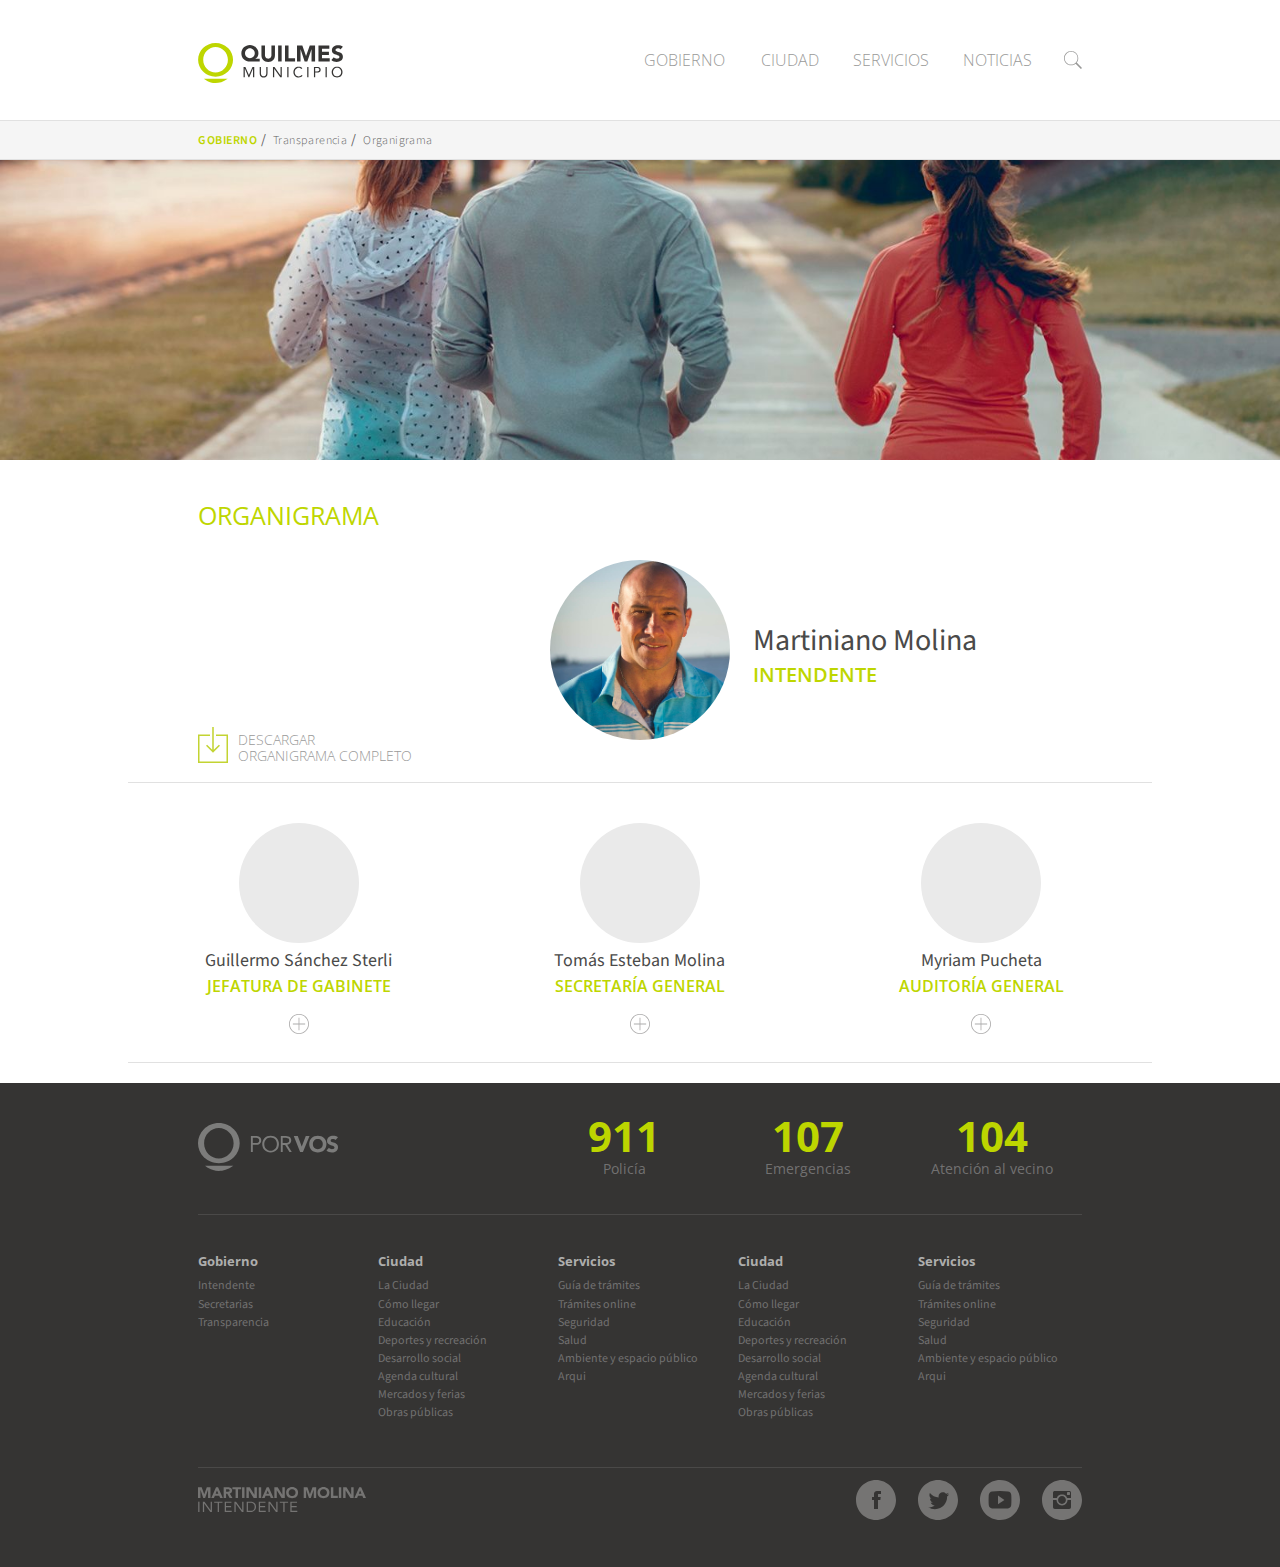
<file: seccion-organigrama.html>
<!doctype html>
<!--[if lt IE 7]>      <html class="no-js lt-ie9 lt-ie8 lt-ie7" lang=""> <![endif]-->
<!--[if IE 7]>         <html class="no-js lt-ie9 lt-ie8" lang=""> <![endif]-->
<!--[if IE 8]>         <html class="no-js lt-ie9" lang=""> <![endif]-->
<!--[if gt IE 8]><!--> <html class="no-js" lang=""> <!--<![endif]-->
    <head>
        <meta charset="utf-8">
        <meta http-equiv="X-UA-Compatible" content="IE=edge,chrome=1">
        <title></title>
        <meta name="description" content="">
        <meta name="viewport" content="width=device-width, initial-scale=1">
        <link rel="apple-touch-icon" href="apple-touch-icon.png">
        <link href='https://fonts.googleapis.com/css?family=Source+Sans+Pro:300,300italic,400,400italic|Open+Sans:300,400,600,700' rel='stylesheet' type='text/css'>
        <link rel="stylesheet" href="css/bootstrap.min.css">

        <link rel="stylesheet" href="css/bootstrap-theme.min.css">
        <link rel="stylesheet" href="css/main.css">

        <script src="js/vendor/modernizr-2.8.3.min.js"></script>
    </head>
    <body class="gobierno">
        <!--[if lt IE 8]>
            <p class="browserupgrade">You are using an <strong>outdated</strong> browser. Please <a href="http://browsehappy.com/">upgrade your browser</a> to improve your experience.</p>
        <![endif]-->

        <div id="nav-principal-layout"></div>

        <nav id="breadcrumb">
            <div class="contenedor-sitio">
                <a class="seccion" href="#">Gobierno</a><span>/</span> 
                <a class="sub-seccion" href="#">Transparencia</a><span>/</span>
                <a class="sub-seccion" href="#">Organigrama</a>
            </div>

        </nav>

        <section id="header-seccion" style="background-image: url(img/bg-servicios.jpg);">
            <div class="contenedor-sitio">

            </div>
        </section>




        <section class="organigrama" id="contenido-seccion">
            <div class="contenedor-sitio" >              
                <h1 class="titulo">Organigrama</h1>
            </div>

            <div class="contenedor-sitio sin-pad">

                <div class="organigrama-row intendente">

                    <div class="col-organigrama col-organigrama-hide">

                        <a href="#" class="descargar-organigrama">
                            <img src="img/descargar.svg" alt="Descargar"/><span>Descargar <br/> Organigrama completo</span>
                        </a>

                    </div>
                    <div class="col-organigrama">
                        <div class="funcionario">

                            <div class="funcionario-img"><div class="funcionario-img-inner"></div>
                                <img src="img/martiniano-molina2.jpg" alt="Intendente"/>
                            </div>
                            <div class="funcionario-datos">
                                <h1>Martiniano Molina</h1>
                                <h2>INTENDENTE</h2>
                            </div>
                        </div>
                    </div>
                    <div class="col-organigrama col-organigrama-hide"></div>
                    <div class="clearfix"></div>
                </div>
                <div class="organigrama-row bloque2">

                    <div class="col-organigrama">
                        <div class="funcionario funcionario-primario">
                            <div class="funcionario-img"><div class="funcionario-img-inner"></div>

                            </div>
                            <h1>Guillermo Sánchez Sterli</h1>
                            <h2>Jefatura de gabinete</h2>
                            <div class="funcionario-expandir"></div>
                        </div>
                        <ul class="funcionarios-secundarios">
                            <li>
                                <div class="funcionario funcionario-secundario">
                                    <div class="funcionario-img"><div class="funcionario-img-inner"></div>

                                    </div>
                                    <h1>Pablo Nunzio</h1>
                                    <h2>Secretaría Privada</h2>
                                    <div class="funcionario-expandir"></div>
                                </div>
                                <ul class="funcionarios-terciarios">
                                    <li>

                                        <div class="funcionario funcionario-terciario">
                                            <div class="funcionario-img"><div class="funcionario-img-inner"></div>

                                            </div>
                                            <div class="funcionario-datos ">
                                                <h2>Subsecretaría de Coordinación de Delegaciones</h2>  
                                            </div>
                                        </div>

                                    </li>
                                    <li>
                                        <div class="funcionario funcionario-terciario">
                                            <div class="funcionario-img"><div class="funcionario-img-inner"></div>

                                            </div>
                                            <div class="funcionario-datos">
                                                <h2>Subsecretaría de Servicios Públicos y Generales</h2>
                                                <h1>Víctor Martucci</h1>
                                            </div>


                                        </div>

                                    </li>
                                    <li>

                                        <div class="funcionario funcionario-terciario">
                                            <div class="funcionario-img"><div class="funcionario-img-inner"></div>

                                            </div>
                                            <div class="funcionario-datos">
                                                <h2>Subsecretaría de Estudios y Proyectos Subsecretario</h2>
                                                <h1>Juan Carlos Arias Nuñes</h1>
                                            </div>


                                        </div>

                                    </li>
                                </ul>
                            </li>
                            <li>
                                <div class="funcionario funcionario-secundario">
                                    <div class="funcionario-img"><div class="funcionario-img-inner"></div>

                                    </div>
                                    <h1>Dr. Matías Montini</h1>
                                    <h2>Secretaría de Servicios Públicos</h2>
                                    <div class="funcionario-expandir"></div>
                                </div>
                                <ul class="funcionarios-terciarios">
                                    <li>

                                        <div class="funcionario funcionario-terciario">
                                            <div class="funcionario-img"><div class="funcionario-img-inner"></div>

                                            </div>
                                            <div class="funcionario-datos ">
                                                <h2>Subsecretaría de Coordinación de Delegaciones</h2>  
                                            </div>
                                        </div>

                                    </li>
                                    <li>
                                        <div class="funcionario funcionario-terciario">
                                            <div class="funcionario-img"><div class="funcionario-img-inner"></div>

                                            </div>
                                            <div class="funcionario-datos">
                                                <h2>Subsecretaría de Servicios Públicos y Generales</h2>
                                                <h1>Víctor Martucci</h1>
                                            </div>


                                        </div>

                                    </li>
                                    <li>

                                        <div class="funcionario funcionario-terciario">
                                            <div class="funcionario-img"><div class="funcionario-img-inner"></div>

                                            </div>
                                            <div class="funcionario-datos">
                                                <h2>Subsecretaría de Estudios y Proyectos Subsecretario</h2>
                                                <h1>Juan Carlos Arias Nuñes</h1>
                                            </div>


                                        </div>

                                    </li>
                                </ul>
                            </li>
                        </ul>
                    </div>
                    <div class="col-organigrama">
                        <div class="funcionario funcionario-primario">
                            <div class="funcionario-img"><div class="funcionario-img-inner"></div>

                            </div>
                            <h1>Tomás Esteban Molina</h1>
                            <h2>Secretaría general</h2>
                            <div class="funcionario-expandir"></div>
                        </div>
                        <ul class="funcionarios-secundarios">
                            <li>
                                <div class="funcionario funcionario-secundario">
                                    <div class="funcionario-img"><div class="funcionario-img-inner"></div>

                                    </div>
                                    <h1>Pablo Nunzio</h1>
                                    <h2>Secretaría Privada</h2>
                                    <div class="funcionario-expandir"></div>
                                </div>
                                <ul class="funcionarios-terciarios">
                                    <li>

                                        <div class="funcionario funcionario-terciario">
                                            <div class="funcionario-img"><div class="funcionario-img-inner"></div>

                                            </div>
                                            <div class="funcionario-datos ">
                                                <h2>Subsecretaría de Coordinación de Delegaciones</h2>  
                                            </div>
                                        </div>

                                    </li>
                                    <li>
                                        <div class="funcionario funcionario-terciario">
                                            <div class="funcionario-img"><div class="funcionario-img-inner"></div>

                                            </div>
                                            <div class="funcionario-datos">
                                                <h2>Subsecretaría de Servicios Públicos y Generales</h2>
                                                <h1>Víctor Martucci</h1>
                                            </div>


                                        </div>

                                    </li>
                                    <li>

                                        <div class="funcionario funcionario-terciario">
                                            <div class="funcionario-img"><div class="funcionario-img-inner"></div>

                                            </div>
                                            <div class="funcionario-datos">
                                                <h2>Subsecretaría de Estudios y Proyectos Subsecretario</h2>
                                                <h1>Juan Carlos Arias Nuñes</h1>
                                            </div>


                                        </div>

                                    </li>
                                </ul>
                            </li>
                            <li>
                                <div class="funcionario funcionario-secundario">
                                    <div class="funcionario-img"><div class="funcionario-img-inner"></div>

                                    </div>
                                    <h1>Dr. Matías Montini</h1>
                                    <h2>Secretaría de Servicios Públicos</h2>
                                    <div class="funcionario-expandir"></div>
                                </div>
                                <ul class="funcionarios-terciarios">
                                    <li>

                                        <div class="funcionario funcionario-terciario">
                                            <div class="funcionario-img"><div class="funcionario-img-inner"></div>

                                            </div>
                                            <div class="funcionario-datos ">
                                                <h2>Subsecretaría de Coordinación de Delegaciones</h2>  
                                            </div>
                                        </div>

                                    </li>
                                    <li>
                                        <div class="funcionario funcionario-terciario">
                                            <div class="funcionario-img"><div class="funcionario-img-inner"></div>

                                            </div>
                                            <div class="funcionario-datos">
                                                <h2>Subsecretaría de Servicios Públicos y Generales</h2>
                                                <h1>Víctor Martucci</h1>
                                            </div>


                                        </div>

                                    </li>
                                    <li>

                                        <div class="funcionario funcionario-terciario">
                                            <div class="funcionario-img"><div class="funcionario-img-inner"></div>

                                            </div>
                                            <div class="funcionario-datos">
                                                <h2>Subsecretaría de Estudios y Proyectos Subsecretario</h2>
                                                <h1>Juan Carlos Arias Nuñes</h1>
                                            </div>


                                        </div>

                                    </li>
                                </ul>
                            </li>
                        </ul>
                    </div>
                    <div class="col-organigrama">
                        <div class="funcionario funcionario-primario">
                            <div class="funcionario-img"><div class="funcionario-img-inner"></div>

                            </div>
                            <h1>Myriam Pucheta</h1>
                            <h2>Auditoría general</h2>
                            <div class="funcionario-expandir"></div>
                        </div>
                        <ul class="funcionarios-secundarios">
                            <li>
                                <div class="funcionario funcionario-secundario">
                                    <div class="funcionario-img"><div class="funcionario-img-inner"></div>

                                    </div>
                                    <h1>Pablo Nunzio</h1>
                                    <h2>Secretaría Privada</h2>
                                    <div class="funcionario-expandir"></div>
                                </div>
                                <ul class="funcionarios-terciarios">
                                    <li>

                                        <div class="funcionario funcionario-terciario">
                                            <div class="funcionario-img"><div class="funcionario-img-inner"></div>

                                            </div>
                                            <div class="funcionario-datos ">
                                                <h2>Subsecretaría de Coordinación de Delegaciones</h2>  
                                            </div>
                                        </div>

                                    </li>
                                    <li>
                                        <div class="funcionario funcionario-terciario">
                                            <div class="funcionario-img"><div class="funcionario-img-inner"></div>

                                            </div>
                                            <div class="funcionario-datos">
                                                <h2>Subsecretaría de Servicios Públicos y Generales</h2>
                                                <h1>Víctor Martucci</h1>
                                            </div>


                                        </div>

                                    </li>
                                    <li>

                                        <div class="funcionario funcionario-terciario">
                                            <div class="funcionario-img"><div class="funcionario-img-inner"></div>

                                            </div>
                                            <div class="funcionario-datos">
                                                <h2>Subsecretaría de Estudios y Proyectos Subsecretario</h2>
                                                <h1>Juan Carlos Arias Nuñes</h1>
                                            </div>


                                        </div>

                                    </li>
                                </ul>
                            </li>
                            <li>
                                <div class="funcionario funcionario-secundario">
                                    <div class="funcionario-img"><div class="funcionario-img-inner"></div>

                                    </div>
                                    <h1>Dr. Matías Montini</h1>
                                    <h2>Secretaría de Servicios Públicos</h2>
                                    <div class="funcionario-expandir"></div>
                                </div>
                                <ul class="funcionarios-terciarios">
                                    <li>

                                        <div class="funcionario funcionario-terciario">
                                            <div class="funcionario-img"><div class="funcionario-img-inner"></div>

                                            </div>
                                            <div class="funcionario-datos ">
                                                <h2>Subsecretaría de Coordinación de Delegaciones</h2>  
                                            </div>
                                        </div>

                                    </li>
                                    <li>
                                        <div class="funcionario funcionario-terciario">
                                            <div class="funcionario-img"><div class="funcionario-img-inner"></div>

                                            </div>
                                            <div class="funcionario-datos">
                                                <h2>Subsecretaría de Servicios Públicos y Generales</h2>
                                                <h1>Víctor Martucci</h1>
                                            </div>


                                        </div>

                                    </li>
                                    <li>

                                        <div class="funcionario funcionario-terciario">
                                            <div class="funcionario-img"><div class="funcionario-img-inner"></div>

                                            </div>
                                            <div class="funcionario-datos">
                                                <h2>Subsecretaría de Estudios y Proyectos Subsecretario</h2>
                                                <h1>Juan Carlos Arias Nuñes</h1>
                                            </div>


                                        </div>

                                    </li>
                                </ul>
                            </li>
                        </ul>
                    </div>
                    <div class="clearfix"></div>
                </div>
                <a href="#" class="descargar-organigrama mobile">
                    <img src="img/descargar.svg" alt="Descargar"/><span>Descargar <br/> Organigrama completo</span>
                </a>
            </div>

        </section>

        <div id="footer-layout"></div>

        <script src="//ajax.googleapis.com/ajax/libs/jquery/1.11.2/jquery.min.js"></script>
        <script>window.jQuery || document.write('<script src="js/vendor/jquery-1.11.2.min.js"><\/script>')</script>

        <script src="js/vendor/bootstrap.min.js"></script>

        <script src="js/plugins.js"></script>
        <script src="js/main.js"></script>

        <!-- Google Analytics: change UA-XXXXX-X to be your site's ID. -->
        <script>
            (function (b, o, i, l, e, r) {
                b.GoogleAnalyticsObject = l;
                b[l] || (b[l] =
                        function () {
                            (b[l].q = b[l].q || []).push(arguments)
                        });
                b[l].l = +new Date;
                e = o.createElement(i);
                r = o.getElementsByTagName(i)[0];
                e.src = '//www.google-analytics.com/analytics.js';
                r.parentNode.insertBefore(e, r)
            }(window, document, 'script', 'ga'));
            ga('create', 'UA-XXXXX-X', 'auto');
            ga('send', 'pageview');
        </script>
    </body>
</html>
</file>
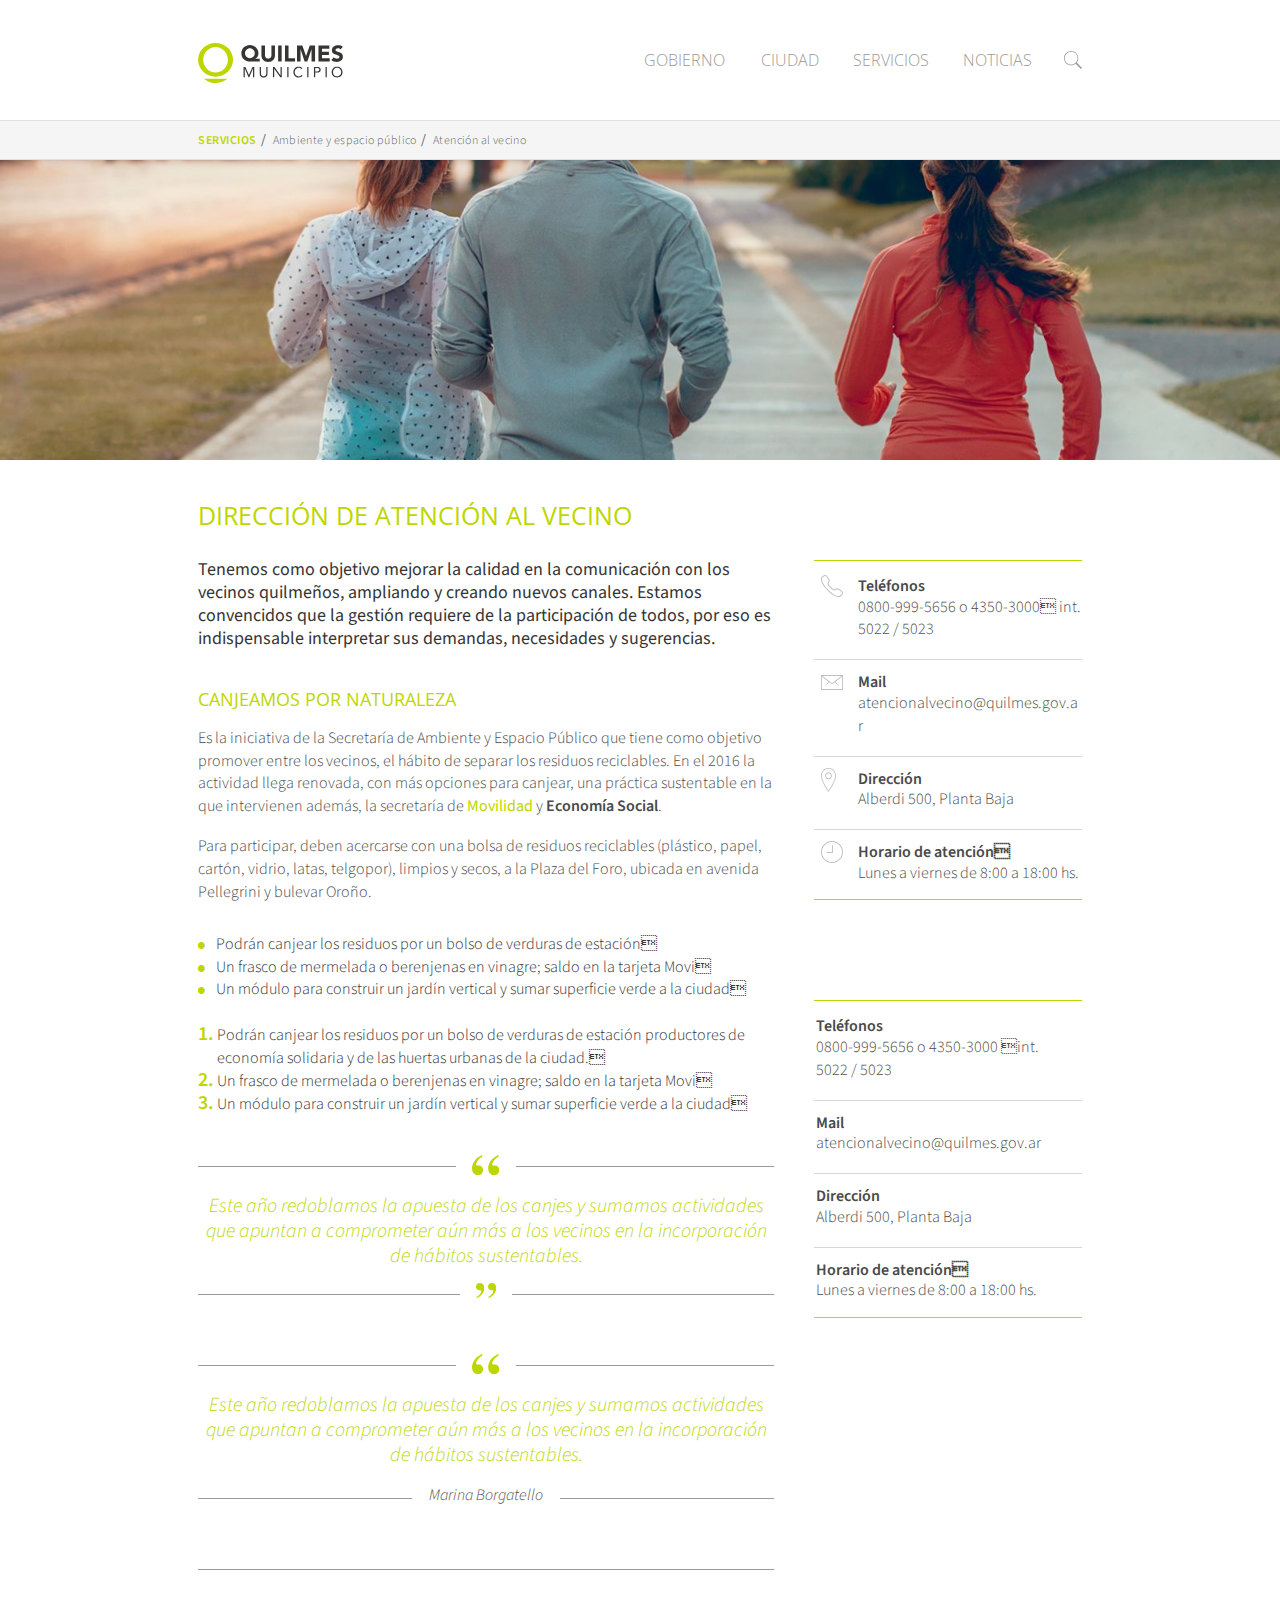
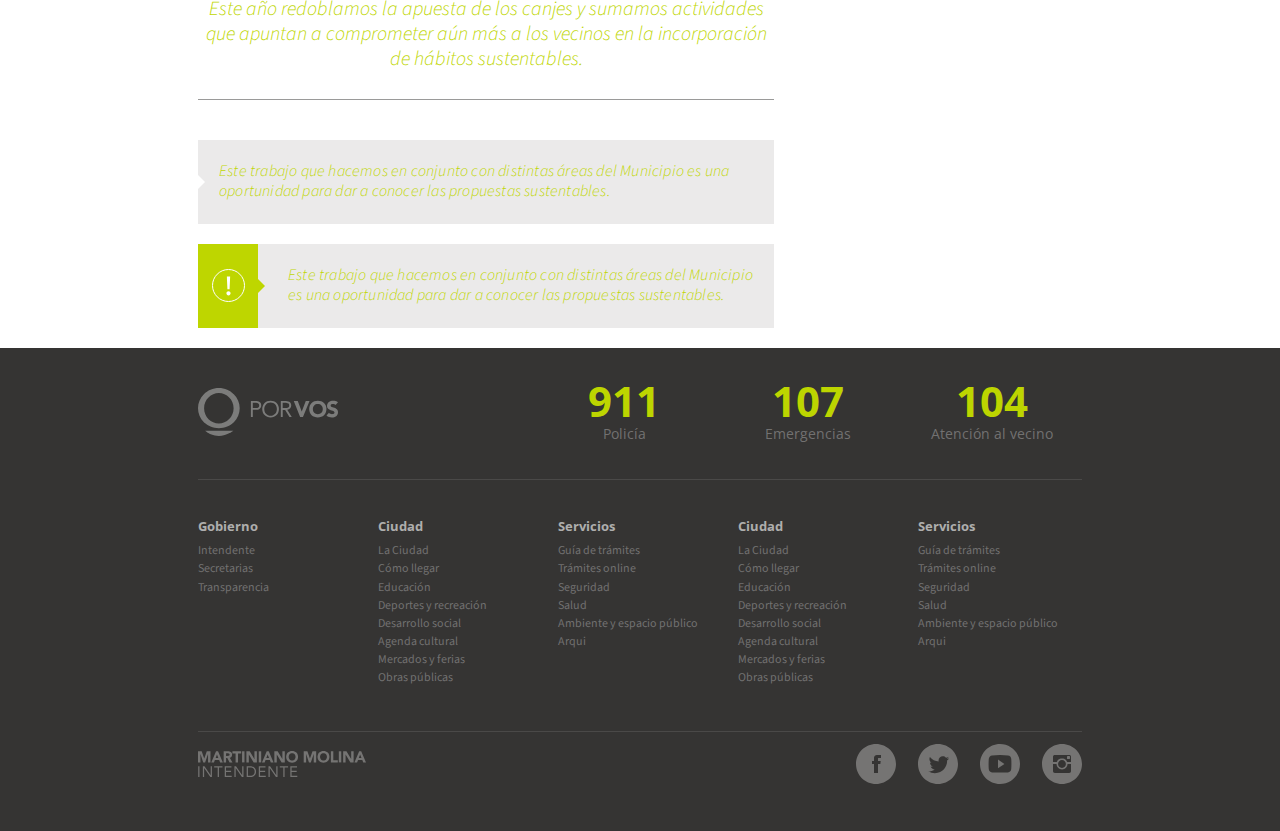
<file: seccion.html>
<!doctype html>
<!--[if lt IE 7]>      <html class="no-js lt-ie9 lt-ie8 lt-ie7" lang=""> <![endif]-->
<!--[if IE 7]>         <html class="no-js lt-ie9 lt-ie8" lang=""> <![endif]-->
<!--[if IE 8]>         <html class="no-js lt-ie9" lang=""> <![endif]-->
<!--[if gt IE 8]><!--> <html class="no-js" lang=""> <!--<![endif]-->
    <head>
        <meta charset="utf-8">
        <meta http-equiv="X-UA-Compatible" content="IE=edge,chrome=1">
        <title></title>
        <meta name="description" content="">
        <meta name="viewport" content="width=device-width, initial-scale=1">
        <link rel="apple-touch-icon" href="apple-touch-icon.png">
        <link href='https://fonts.googleapis.com/css?family=Source+Sans+Pro:300,300italic,400,400italic|Open+Sans:300,400,600,700' rel='stylesheet' type='text/css'>
        <link rel="stylesheet" href="css/bootstrap.min.css">

        <link rel="stylesheet" href="css/bootstrap-theme.min.css">
        <link rel="stylesheet" href="css/main.css">

        <script src="js/vendor/modernizr-2.8.3.min.js"></script>
    </head>
    <body class="gobierno">
        <!--[if lt IE 8]>
            <p class="browserupgrade">You are using an <strong>outdated</strong> browser. Please <a href="http://browsehappy.com/">upgrade your browser</a> to improve your experience.</p>
        <![endif]-->

        <div id="nav-principal-layout"></div>

        <nav id="breadcrumb">
            <div class="contenedor-sitio">
                <a class="seccion" href="#">Servicios</a><span>/</span> 
                <a class="sub-seccion" href="#">Ambiente y espacio público</a><span>/</span>
                <a class="sub-seccion" href="#">Atención al vecino</a>
            </div>

        </nav>

        <section id="header-seccion" style="background-image: url(img/bg-servicios.jpg);">
            <div class="contenedor-sitio">

            </div>
        </section>




        <section id="contenido-seccion">
            <div class="contenedor-sitio" >
                <main>
                    <h1 class="titulo">Dirección de Atención al vecino</h1>

                    <p class="bajada">
                        Tenemos como objetivo mejorar la calidad en la comunicación con los vecinos quilmeños, ampliando y creando nuevos canales. Estamos convencidos que la gestión requiere de la participación de todos, por eso es indispensable interpretar sus demandas, necesidades y sugerencias.
                    </p>

                    <h2 class="subtitulo">Canjeamos por Naturaleza</h2>

                    <p class="texto">
                        Es la iniciativa de la Secretaría de Ambiente y Espacio Público que tiene como objetivo promover entre los vecinos, el hábito de separar los residuos reciclables. En el 2016 la actividad llega renovada, con más opciones para canjear, una práctica sustentable en la que intervienen además, la secretaría de <a class='link' href='#'>Movilidad</a> y <strong>Economía Social</strong>.
                    </p>
                    <p class="texto">
                        Para participar, deben acercarse con una bolsa de residuos reciclables (plástico, papel, cartón, vidrio, latas, telgopor), limpios y secos, a la Plaza del Foro, ubicada en avenida Pellegrini y bulevar Oroño.
                    </p>
                    <ul class='lista-desordenada'>
                        <li>Podrán canjear los residuos por un bolso de verduras de estación</li>
                        <li>Un frasco de mermelada o berenjenas en vinagre; saldo en la tarjeta Movi</li>
                        <li>Un módulo para construir un jardín vertical y sumar superficie verde a la ciudad</li>
                    </ul>
                    <ol class='lista-ordenada'>
                        <li>Podrán canjear los residuos por un bolso de verduras de estación productores de economía solidaria y de las huertas urbanas de la ciudad.</li>
                        <li>Un frasco de mermelada o berenjenas en vinagre; saldo en la tarjeta Movi</li>
                        <li>Un módulo para construir un jardín vertical y sumar superficie verde a la ciudad</li>
                    </ol>


                    <blockquote class='cita'>
                        <span class='comilla-grande'>
                            <svg version="1.1" id="Capa_1" xmlns="http://www.w3.org/2000/svg" xmlns:xlink="http://www.w3.org/1999/xlink" x="0px" y="0px"
                                 width="27.216px" height="20.156px" viewBox="0 0 27.216 20.156" enable-background="new 0 0 27.216 20.156" xml:space="preserve">
                            <g>
                            <path d="M2.153,6.401C3.589,4.067,6.182,1.934,9.932,0l0.703,1.319C8.76,2.646,7.373,3.76,6.475,4.658
                                  C4.893,6.279,4.102,7.832,4.102,9.316c0,0.508,0.146,0.84,0.439,0.996c0.293,0.176,0.546,0.263,0.762,0.263
                                  c0.742-0.098,1.23-0.146,1.465-0.146c1.25,0,2.275,0.455,3.076,1.363c0.801,0.908,1.201,2.006,1.201,3.295
                                  c0,1.445-0.439,2.652-1.318,3.619s-2.09,1.449-3.633,1.449c-1.816,0-3.286-0.648-4.409-1.947C0.561,16.91,0,15.175,0,13.007
                                  C0,10.937,0.718,8.735,2.153,6.401z M18.457,6.24C19.98,3.916,22.529,1.836,26.103,0l0.703,1.319
                                  c-1.758,1.23-3.105,2.314-4.043,3.251c-1.66,1.66-2.49,3.203-2.49,4.629c0,0.41,0.107,0.742,0.322,0.996
                                  c0.215,0.253,0.508,0.38,0.879,0.38c0.742-0.098,1.23-0.146,1.465-0.146c1.23,0,2.252,0.449,3.063,1.348
                                  c0.81,0.898,1.215,2.002,1.215,3.311c0,1.523-0.449,2.75-1.348,3.678s-2.119,1.391-3.662,1.391c-1.758,0-3.203-0.648-4.336-1.947
                                  s-1.699-3.033-1.699-5.201C16.171,10.821,16.933,8.564,18.457,6.24z"/>
                            </g>
                            </svg>
                        </span>
                        <p>
                            Este año redoblamos la apuesta de los canjes y sumamos actividades que apuntan a comprometer aún más a los vecinos en la incorporación de hábitos sustentables.
                        </p>

                        <span class='comilla-chica'> 
                            <svg version="1.1" id="Capa_1" xmlns="http://www.w3.org/2000/svg" xmlns:xlink="http://www.w3.org/1999/xlink" x="0px" y="0px"
                                 width="20.325px" height="15.116px" viewBox="0 0 20.325 15.116" enable-background="new 0 0 20.325 15.116" xml:space="preserve">
                            <g>
                            <path d="M0.308,14.128c1.348-0.938,2.366-1.75,3.054-2.439c1.23-1.23,1.846-2.387,1.846-3.471
                                  c0-0.293-0.073-0.541-0.22-0.748C4.827,7.281,4.6,7.186,4.307,7.186C3.823,7.258,3.501,7.294,3.34,7.294
                                  c-0.967,0-1.765-0.321-2.395-0.967C0.315,5.684,0,4.82,0,3.736C0,2.74,0.319,1.868,0.956,1.121C1.593,0.374,2.527,0,3.757,0
                                  c1.201,0,2.256,0.439,3.164,1.318S8.284,3.501,8.284,5.23c0,2.344-0.916,4.482-2.747,6.416c-1.143,1.201-2.71,2.359-4.702,3.471
                                  L0.308,14.128z M12.349,14.128c1.421-1.01,2.469-1.859,3.143-2.549c1.172-1.201,1.758-2.328,1.758-3.383
                                  c0-0.352-0.096-0.608-0.286-0.769s-0.396-0.242-0.615-0.242c-0.498,0.073-0.827,0.109-0.989,0.109
                                  c-0.951,0-1.742-0.321-2.373-0.967c-0.629-0.644-0.944-1.486-0.944-2.526c0-1.172,0.345-2.098,1.032-2.779
                                  C13.763,0.341,14.663,0,15.776,0c1.304,0,2.388,0.469,3.252,1.406c0.864,0.939,1.297,2.234,1.297,3.89
                                  c0,2.343-0.96,4.505-2.879,6.48c-1.143,1.158-2.666,2.271-4.57,3.34L12.349,14.128z"/>
                            </g>
                            </svg>
                        </span>
                    </blockquote>

                    <blockquote class='cita'>
                        <span class='comilla-grande'>
                            <svg version="1.1" id="Capa_1" xmlns="http://www.w3.org/2000/svg" xmlns:xlink="http://www.w3.org/1999/xlink" x="0px" y="0px"
                                 width="27.216px" height="20.156px" viewBox="0 0 27.216 20.156" enable-background="new 0 0 27.216 20.156" xml:space="preserve">
                            <g>
                            <path d="M2.153,6.401C3.589,4.067,6.182,1.934,9.932,0l0.703,1.319C8.76,2.646,7.373,3.76,6.475,4.658
                                  C4.893,6.279,4.102,7.832,4.102,9.316c0,0.508,0.146,0.84,0.439,0.996c0.293,0.176,0.546,0.263,0.762,0.263
                                  c0.742-0.098,1.23-0.146,1.465-0.146c1.25,0,2.275,0.455,3.076,1.363c0.801,0.908,1.201,2.006,1.201,3.295
                                  c0,1.445-0.439,2.652-1.318,3.619s-2.09,1.449-3.633,1.449c-1.816,0-3.286-0.648-4.409-1.947C0.561,16.91,0,15.175,0,13.007
                                  C0,10.937,0.718,8.735,2.153,6.401z M18.457,6.24C19.98,3.916,22.529,1.836,26.103,0l0.703,1.319
                                  c-1.758,1.23-3.105,2.314-4.043,3.251c-1.66,1.66-2.49,3.203-2.49,4.629c0,0.41,0.107,0.742,0.322,0.996
                                  c0.215,0.253,0.508,0.38,0.879,0.38c0.742-0.098,1.23-0.146,1.465-0.146c1.23,0,2.252,0.449,3.063,1.348
                                  c0.81,0.898,1.215,2.002,1.215,3.311c0,1.523-0.449,2.75-1.348,3.678s-2.119,1.391-3.662,1.391c-1.758,0-3.203-0.648-4.336-1.947
                                  s-1.699-3.033-1.699-5.201C16.171,10.821,16.933,8.564,18.457,6.24z"/>
                            </g>
                            </svg>
                        </span>
                        <p>
                            Este año redoblamos la apuesta de los canjes y sumamos actividades que apuntan a comprometer aún más a los vecinos en la incorporación de hábitos sustentables.
                        </p>

                        <span class='cita-autor'> 
                            Marina Borgatello
                        </span>
                    </blockquote>

                    <blockquote class='cita cita-sin-comillas'>                      
                        <p>
                            Este año redoblamos la apuesta de los canjes y sumamos actividades que apuntan a comprometer aún más a los vecinos en la incorporación de hábitos sustentables.
                        </p>                    
                    </blockquote>

                    <div class='destacado'>
                        <span class='triangulo-destacado'></span>
                        <p>
                            Este trabajo que hacemos en conjunto con distintas áreas del Municipio es una oportunidad para dar a conocer las propuestas sustentables.
                        </p>
                    </div>

                    <div class='destacado destacado-icono'>
                        <span class='triangulo-destacado'></span>
                        <div class='icono-destacado'></div>
                        <p>
                            Este trabajo que hacemos en conjunto con distintas áreas del Municipio es una oportunidad para dar a conocer las propuestas sustentables.
                        </p>
                    </div>

                </main>

                <aside>



                    <ul class='medios-contacto'>
                        <li>
                            <div class='medio-contacto-icono'>
                                <img src='img/telefono.svg' alt='Teléfonos'/>
                            </div>
                            <div class='medio-contacto-datos'>
                                <h5>Teléfonos</h5>
                                <p>0800-999-5656 o  4350-3000 int. 5022 / 5023</p>
                            </div>
                        </li>
                        <li>
                            <div class='medio-contacto-icono'>
                                <img src='img/mail.svg' alt='Mail'/>
                            </div>
                            <div class='medio-contacto-datos'>
                                <h5>Mail</h5>
                                <p>atencionalvecino@quilmes.gov.ar</p>
                            </div>
                        </li>
                        <li>
                            <div class='medio-contacto-icono'>
                                <img src='img/mapa-pin.svg' alt='Dirección'/>
                            </div>
                            <div class='medio-contacto-datos'>
                                <h5>Dirección</h5>
                                <p>Alberdi 500, Planta Baja</p>
                            </div>
                        </li>
                        <li>
                            <div class='medio-contacto-icono'>
                                <img src='img/reloj.svg' alt='Horario'/>
                            </div>
                            <div class='medio-contacto-datos'>
                                <h5>Horario de atención</h5>
                                <p>Lunes a viernes de 8:00 a 18:00 hs.</p>
                            </div>
                        </li>
                    </ul>

                    <ul class='medios-contacto medios-contacto-sin-icono'>
                        <li>

                            <div class='medio-contacto-datos'>
                                <h5>Teléfonos</h5>
                                <p>0800-999-5656 o  4350-3000 int. 5022 / 5023</p>
                            </div>
                        </li>
                        <li>

                            <div class='medio-contacto-datos'>
                                <h5>Mail</h5>
                                <p>atencionalvecino@quilmes.gov.ar</p>
                            </div>
                        </li>
                        <li>

                            <div class='medio-contacto-datos'>
                                <h5>Dirección</h5>
                                <p>Alberdi 500, Planta Baja</p>
                            </div>
                        </li>
                        <li>

                            <div class='medio-contacto-datos'>
                                <h5>Horario de atención</h5>
                                <p>Lunes a viernes de 8:00 a 18:00 hs.</p>
                            </div>
                        </li>
                    </ul>




                </aside>
            </div>


        </section>

        <div id="footer-layout"></div>

        <script src="//ajax.googleapis.com/ajax/libs/jquery/1.11.2/jquery.min.js"></script>
        <script>window.jQuery || document.write('<script src="js/vendor/jquery-1.11.2.min.js"><\/script>')</script>

        <script src="js/vendor/bootstrap.min.js"></script>

        <script src="js/plugins.js"></script>
        <script src="js/main.js"></script>

        <!-- Google Analytics: change UA-XXXXX-X to be your site's ID. -->
        <script>
            (function (b, o, i, l, e, r) {
                b.GoogleAnalyticsObject = l;
                b[l] || (b[l] =
                        function () {
                            (b[l].q = b[l].q || []).push(arguments)
                        });
                b[l].l = +new Date;
                e = o.createElement(i);
                r = o.getElementsByTagName(i)[0];
                e.src = '//www.google-analytics.com/analytics.js';
                r.parentNode.insertBefore(e, r)
            }(window, document, 'script', 'ga'));
            ga('create', 'UA-XXXXX-X', 'auto');
            ga('send', 'pageview');
        </script>
    </body>
</html>
</file>
<file: css/main.css>
/* -----------
 *  COMMON CSS
 * ----------- */

ul{
    list-style: none;
    margin: 0;
    padding: 0;
}

body{
    background: #353433;
    font-family: 'Open Sans', sans-serif;
    -webkit-font-smoothing: antialiased;
    -moz-osx-font-smoothing: grayscale;
}
body.detalle-noticia{
    background: white;
}
footer{
    background: #353433;
}

body.mobile-opened{
    overflow: hidden;
}
a:hover{
    text-decoration: none;
}

/* -----------
 *  ACCESOS HOME
 * ----------- */


#accesos-home{
    background: url(../img/home-bg.jpg)no-repeat 50%;
    background-size: cover;
    min-height: 700px;
    overflow: hidden;
    height: 100vh;
    width: 100%;
    position: relative;
}
#accesos-home-contenedor{
    width: 1270px;
    margin-left: auto;
    margin-right: auto;
    /* margin-top: 140px; */
    position: absolute;
    left: 50%;
    margin-left: -635px;
    top: 50%;
    margin-top: -225px;
}

#logo-quilmes{
    position: absolute;
    width: 25%;
    top: -35px;
    left: 0;
    background: #353433;
    text-align: center;
    padding: 35px 0;
}

#accesos-home-contenedor #accesos-home-imagen, #accesos-home-contenedor #accesos-home-menu{
    width: 50%;
    float: left;
    height: 450px;
}

#accesos-home-imagen{
    background: url(../img/acceso-home-img.jpg)50% no-repeat;
    background-size: cover;
}
#accesos-home-links{}

#menu-home{
    padding-left: 4px;
}
#menu-home li{
    width: 50%;
    height: 227px;
    display: block;
    float: left;
    padding: 0px 4px 4px 0;
}

.menu-home-item{
    display: block;
    position: relative;
    background: #353433;
    text-transform: uppercase;
    text-align: center;
    text-decoration: none;
    width: 100%;
    height: 100%;
    vertical-align: middle;
    transition: .3s all ease-in;
}
.menu-home-item:hover{text-decoration: none;}
.menu-home-item h1{
    margin: 0;
    color: #aeaead;
    font-size: 18px;
    font-weight: 400;
    transition: .1s all ease-in;
    margin-top: 10px;
}
.menu-home-item:hover h1{
    color: white;
    font-weight: 400;
}

.menu-home-item h3{
    color: white;
    font-size: 15px;
    text-transform: none;
    font-family: Source Sans Pro;
    margin: 0;
    position: absolute;
    left: 0;
    right: 0;
    bottom: 37px;
    opacity: 0;
    transition: .3s all ease;
}

.acceso-home-contenido{
    position: absolute;
    top: 50%;
    margin-top: -44px;
    left: 0;
    right: 0;
    transition: .3s all ease;
}

.menu-home-item:hover .acceso-home-contenido{
    margin-top: -64px;
}

.menu-home-item:hover h3{
    opacity: 1;
}

#acceso1 .menu-home-item{padding-top: 0px;}
#acceso2 .menu-home-item{padding-top: 3px;}
#acceso3 .menu-home-item{padding-top: 5px;}
#acceso4 .menu-home-item{padding-top: 4px;}



#acceso1 svg{fill:#bdd500;}
#acceso2 svg{fill:#f0528a;}
#acceso3 svg{fill:#08a7a1;}
#acceso4 svg{fill:#fbaf3f;}

#acceso1:hover .menu-home-item{background: #bdd500}
#acceso1:hover svg{fill:#93a129;}
#acceso2:hover .menu-home-item{background: #f0528a}
#acceso2:hover svg{fill:#b6436b;}
#acceso3:hover .menu-home-item{background: #08a7a1}
#acceso3:hover svg{fill:#18827c;}
#acceso4:hover .menu-home-item{background: #fbaf3f}
#acceso4:hover svg{fill:#c0863f;}


@media(max-width:1200px){
    #accesos-home-contenedor{
        width: 100%;
        left: 0;
        margin-left: 0;
    }
}

@media(max-width:1024px){
    #accesos-home-contenedor{
        #logo-quilmes{max-width: 270px}
    }
}


@media(max-width:768px){

    #accesos-home{
        height: auto;
        padding-bottom: 37px;
    }
    #accesos-home-contenedor{
        width: 100%;
        margin-top: 75px;
        position: relative;
    }
    #accesos-home-contenedor #accesos-home-imagen, #accesos-home-contenedor #accesos-home-menu{
        width: 100%;
        float: none;
        height: 450px;
    }
    #logo-quilmes{
        width: 50%;
    }
    #accesos-home-menu{
        height: auto;
    }
    #menu-home{
        padding: 4px 0;
    }

    #menu-home li{
        height: 196px;
    }
    #accesos-home-contenedor > div#accesos-home-menu{
        height: 435px;
    }
}
@media(max-width:540px){

    #accesos-home{
        padding-bottom: 0;
    }
    #accesos-home-contenedor{
        margin-top: 0;
    }
    #accesos-home-contenedor > div#accesos-home-menu{
        height: auto;
    }
    #logo-quilmes{
        width: 100%;
        top: 0;
        padding: 15px 0;
    }
    #menu-home{
        padding: 0;
        overflow: hidden;
        padding-bottom: 10px;
    }
    #menu-home li{
        width: 100%;
        padding: 0;
        height: 70px;
        margin-bottom: 1px;
        margin-top: 0;
    }
    .menu-home-item:hover .acceso-home-contenido{
        margin-top: 0;
    }

    .acceso-home-contenido{
        position: relative;
        margin-top: 0;
        top: 0;
        width: 190px;
        margin: 0 auto;
    }



    .acceso-home-icono{
        display: block;
        float: left;
        width: 53px;
        margin-right: 26px;
    }
    .acceso-home-icono svg{max-width: 100%;}

    .menu-home-item h1{display: block;margin-top: 23px;overflow: hidden;float: left;font-size: 20px;}

    .menu-home-item h3{display: none;}

    #acceso1 .menu-home-item{padding: 0;}
    #acceso2 .menu-home-item{padding: 0;}
    #acceso3 .menu-home-item{padding: 0;}
    #acceso4 .menu-home-item{padding: 0;}


    #acceso3 .menu-home-item{padding: 0;}

    #acceso2 .acceso-home-icono{margin-top: 3px;}
    #acceso3 .acceso-home-icono{margin-top: 5px;}


}

@media(max-width:320px){
    #menu-home li{
        height: 50px;
    }
    .menu-home-item h1{
        font-size: 16px;
        margin-top: 16px;
    }

    .acceso-home-contenido{
        width: 147px;
        overflow: hidden;
    }
    .acceso-home-icono{
        width: 40px;
        margin-top: -10px;
        margin-right: 20px;
    }

    #acceso2 .acceso-home-icono{
        margin-top: -7px;
    }
    #acceso3 .acceso-home-icono{
        margin-top: -5px;
    }
}


/* -----------
 *  FOOTER
 * ----------- */

footer a:hover{
    text-decoration: underline;
}

#footer-container{
    width: 1024px;
    margin-left: auto;
    margin-right: auto;
    padding: 0 70px;
}
@media(max-width:1024px){ 
    #footer-container{
        width: 100%;
    }

}
@media(max-width:768px){ 
    #footer-container{
        padding: 0 40px;
    }

}
@media(max-width:540px){ 
    #footer-container{
        padding: 0 25px;
    }

}
/* -----------
 *  FOOTER TELEFONOS
 * ----------- */


#telefonos-footer{
    overflow: hidden;
    border-bottom: 1px solid #4a4948;
    padding: 30px 0 35px;
}

#logo-footer{float: left;margin-top: 10px;}

#telefonos{
    float: right;
}

.telefono-footer{
    text-align: center;
    display: inline-block;
    width: 180px;
}
.telefono-footer li{
    display: inline-block;
    text-align: center;

}
.telefono-footer h4{
    color: #bdd500;
    font-size: 42px;
    font-weight: bold;
    margin: 0;

}
.telefono-footer p{
    font-size: 14px;
    color: #727171;
    margin: 0;
}

@media(max-width:1024px){

    .telefono-footer{
        width: 158px;
    }
    .col-nav-footer{
        width: 20%;
        margin: 0;
    }
}

@media(max-width:768px){
    #logo-footer{display: none;}


    #telefonos{
        float: none;
        width: 100%;
        text-align: center;
    }

    .telefono-footer{
        width: 33%;
        margin: 0;
        display: block;
        float: left;
    }
}

@media(max-width:480px){
    .telefono-footer p{
        font-size: 13px;
    }
}


/* -----------
 *  FOOTER NAV
 * ----------- */

#nav-footer{
    width: 100%;
    overflow: hidden;
    padding-top: 39px;
    padding-bottom: 47px;
}

.col-nav-footer{
    width: 164px;
    float: left;
    margin-right: 16px;
}
#nav-footer .col-nav-footer:last-child{
    margin-right: 0;
}
#nav-footer h4{
    color: #aeaead;
    font-size: 13px;
    font-weight: bold;
    margin: 0;
    margin-bottom: 6px;
}

#nav-footer li{
    display: block;
    margin-bottom: -2px;
}
#nav-footer li a{
    display: inline-block;
    color: #727171;
    font-family: 'Source Sans Pro', sans-serif;
    font-size: 12px;
    font-weight: 400;
    letter-spacing: 0px;
}

@media(max-width:1024px){
    .col-nav-footer{
        width: 20%;
        margin: 0;
    }
}

@media(max-width:768px){

    #nav-footer{
        padding: 0;
    }
    .col-nav-footer{
        width: 100%;
        float: none;
        /* transform: translate(-10px,-10px); */
        /* transition: transform .05s cubic-bezier(0.55, 0.06, 0.68, 0.19),opacity .2s ease-in; */
        /* opacity: 0; */
        /* padding: 0 15px; */
    }
    #nav-footer ul{
        overflow: hidden;
        border-bottom: 1px solid #4A4948;
        opacity: 0;
        padding-left: 10px;
        transition: max-height .3s cubic-bezier(0, 0, 0.2, 1), opacity .2s cubic-bezier(0.42, 0, 0.18, 1.07);
        max-height: 0;
        height: 0;
    }

    #nav-footer .opened ul{
        max-height: 1000px;
        opacity: 1;
        height: auto;
    }

    #nav-footer h4{
        border-bottom: 1px solid #4a4948;
        padding: 10px 0 15px;
        font-size: 14px;
        cursor: pointer;
        position: relative;
        font-weight: 400;
        margin-bottom: 0;
    }
    #nav-footer h4:before{
        content: '+';
        transition: .2s all ease-in-out;
        color: #aeaead;
        position: absolute;
        right: -1px;
        top: 8px;
        font-size: 20px;
        font-weight: 300;       

    }
    #nav-footer .opened h4{border-bottom: none;}
    #nav-footer .opened h4:before{
        transform: rotate(45deg);
    }

    #nav-footer li{
        margin-top: -1px;
        margin-bottom: 6px;
    }

    #nav-footer li:last-child a {
        padding-bottom: 15px;
    }
}
@media(max-width:540px){
    #nav-footer{
        padding: 0;
    }

    #redes-footer .red-social-footer:first-child{margin: 0;}
}





/* -----------
 *  FOOTER BOTTOM
 * ----------- */

#bottom-footer{
    border-top: 1px solid #4a4948;
    overflow: hidden;
    padding-top: 19px;
    padding-bottom: 42px;
}

#martiniano-molina{
    float: left;
}

#redes-footer{
    float: right;
    margin: 0;
    padding: 0;
    margin-top: -7px;
}

.red-social-footer svg{
    fill: #757473;
    transition: .2s all ease-in-out;
}
.red-social-footer:hover svg{
    fill: #AFA9A3;
}
.red-social-footer{
    display: inline-block;
    /* background: #727171; */
    width: 40px;
    height: 40px;
    border-radius: 40px;
    margin-left: 18px;
}

@media(max-width:768px){
    #bottom-footer{
        border:none;
        padding: 19px 16px 34px;
    }
}

@media(max-width:540px){
    #bottom-footer{
        padding: 19px 0 34px;
    }
}
@media(max-width:480px){
    #martiniano-molina{
        float: none;
        width: 100%;
        margin-bottom: 10px;
    }
    #redes-footer{
        float: none;
        width: 100%;
        text-align: left;
        margin-top: 0;
    }
}


/* -----------
 *  HOME SECCION
 * ----------- */




/* -----------
 *  SUB NAV SECCION
 * ----------- */

#sub-nav{
    width: 100%;
    height: 0;
    overflow: hidden;
    transition: all .2s ease;
    position: relative;
    z-index: 1;
}

#sub-nav.gobierno{background: #bed600;}
#sub-nav.servicios{background: #09a8a2;}
#sub-nav.ciudad { background: #f1538b;}
#sub-nav.buscar { background: #363534;}

#sub-nav.gobierno ul:before{background: #e4ee81;}
#sub-nav.servicios ul:before{background: #84d3d0;}
#sub-nav.ciudad ul:before{  background: #f8a9c5;}

#sub-nav.opened{
    height: 120px;
}
#sub-nav-container{
    width: 1024px;
    margin: 0 auto;
    padding: 0 70px;
    overflow: hidden;
    position: relative;
    height: 120px;
}
#sub-nav ul{
    overflow: hidden;
}
#sub-nav ul:before{
    position: absolute;
    content: '';
    height: 1px;
    left: 0;
    width: 100%;
    top: 50%;
    margin-top: -1px;
}
#sub-nav ul li{
    width: 25%;
    display: block;
    float: left;
    text-align: center;
    min-width: 25%;
    height: 60px;
}

#sub-nav a{
    font-size: 14px;
    color: white;
    display: block;
    padding: 20px 0;
    min-width: 90px;
    transition: all .2s ease-in-out;
}

#sub-nav a:hover{
    text-decoration: none;
}

#sub-nav-gobierno a:hover{background: #afc223;}
#sub-nav-servicios a:hover{background: #099b95;}
#sub-nav-ciudad a:hover{background: #db4e80;}

.sub-nav-menu{
    /* position: absolute; */
    /* top: 0; */
    /* left: 70px; */
    /* opacity: 0; */
    transition: all 0.4s  ease-in;
    z-index: 10;
    width: 100%;
    position: relative;
    display: none;
}

.sub-nav-menu.menu-visible{opacity: 1;z-index: 15;display: block;}


#sub-nav-close{
    width: 70px;
    position: absolute;
    right: 0;
    top: 0;
    bottom: 0;
    background: none;
    border: none;
    margin: 0;
}

@media(max-width:1024px){
    #sub-nav-container{
        width: 100%;
        padding: 0 70px;
    }
}

@media(max-width:768px){
    #sub-nav{
        display: none;
    }

}

/* -----------
 *  FORM BUSCAR
 * ----------- */
#form-buscar{
    border-bottom: 1px solid #737271;
    float: right;
    width: 330px;
    margin-top: 48px;
    transition: .12s all linear;
}

#form-buscar.form-error{
    border-color: red;
}

#form-buscar input[type=text]{
    color: white;
    font-size: 14px;
    font-family: Source Sans Pro;
    float: left;
    background: none;
    border: none;
    width: 100%;
    background: url(../img/lupa-form.svg)no-repeat 3px 3px;
    outline: none;
    text-indent: 36px;
    padding-bottom: 5px;
    font-style: italic;
    transition: .12s text-indent linear;
    overflow: hidden;
}


#form-buscar input[type=text]:focus {
    background: url(../img/lupa-form.svg)no-repeat 3px -23px;
    text-indent: 10px;
    font-style: normal;
}

/* -----------
 *  CONTENEDOR SITIO
 * ----------- */
.contenedor-sitio{
    width: 1024px;
    margin-left: auto;
    margin-right: auto;
    padding: 0 70px;
}
.contenedor-sitio.sin-pad{
    padding-left: 0;
    padding-right: 0;
}

@media(max-width:1024px){
    .contenedor-sitio{
        width: 100%;
    }
}
@media(max-width:768px){
    .contenedor-sitio{
        padding: 0 40px;
    }
}
@media(max-width:540px){
    .contenedor-sitio{
        padding: 0 25px;
    }
}

/* -----------
 *  MAIN NAV
 * ----------- */


#nav-principal{
    background: white;
    padding: 40px 0;
    height: 120px;
    position: relative;
}
#nav-principal .contenedor-sitio ul{
    float: right;
    margin-top: 9px;
    text-align: right;
}
#nav-principal .contenedor-sitio ul li{
    display: inline-block;
    min-width: 90px;
    text-align: right;
}
#nav-principal .contenedor-sitio ul li a{
    font-size: 16px;
    font-weight: 300;
    color: #9a9a99;
    text-transform: uppercase;
    margin-left: 30px;
    transition: all .1s ease-in;
    display: block;
}
#nav-principal .contenedor-sitio ul li a:hover , #nav-principal .contenedor-sitio ul li a:focus{    

    text-decoration: none;
}
#nav-principal .contenedor-sitio ul li a:hover{
    color: #363534;
}


#nav-principal .contenedor-sitio ul li a.activo{
    font-weight: 400;
}

#nav-principal .contenedor-sitio ul li.buscar{
    float: right;
    margin-top: 2px;
    min-width: 50px;
}
#nav-principal .contenedor-sitio ul li.buscar a svg{
    fill:#989897;
    transition: all .1s ease-in;
}
#nav-principal .contenedor-sitio ul li.buscar:hover a svg{
    fill:#363534;
}

#nav-principal .triangulo{
    position: absolute;
    top: -1px;
    left: 0;
    width: 0;
    height: 0;
    border-style: solid;
    border-width: 7px 7px 0 7px;
    border-color: white rgba(0, 0, 0, 0) rgba(0, 0, 0, 0) rgba(0, 0, 0, 0);
    transition: all .2s ease;
}

#nav-principal .triangulo.ciudad{border-color: #F1538B rgba(0, 0, 0, 0) rgba(0, 0, 0, 0) rgba(0, 0, 0, 0);}
#nav-principal .triangulo.servicios{border-color: #09A8A2 rgba(0, 0, 0, 0) rgba(0, 0, 0, 0) rgba(0, 0, 0, 0);}
#nav-principal .triangulo.gobierno{border-color: #BED600 rgba(0, 0, 0, 0) rgba(0, 0, 0, 0) rgba(0, 0, 0, 0);}
#nav-principal .triangulo.buscar{border-color: #363534 rgba(0, 0, 0, 0) rgba(0, 0, 0, 0) rgba(0, 0, 0, 0);}

#logo-quilmes-seccion{
    margin-top: 3px;
    float: left;
}

/* -----------
 *  MENU MOBILE
 * ----------- */


#mobile-menu-bt{
    display: none;
    float: right;
    background: none;
    border: none;
    padding: 10px 0 10px 15px;
    outline: none;
}
#mobile-menu-bt i{
    height: 2px;
    width: 25px;
    margin-bottom: 8px;
    display: block;
    background: #9a9a99;
    transform-origin: -7% 50%;
    transition: all .6s cubic-bezier(0.23,1,0.32,1);
}

.mobile-opened #mobile-menu-bt i{
    opacity: 0;
}

.mobile-opened #mobile-menu-bt i:first-child{
    transform: rotate3d(0,0,1,45deg);
    opacity: 1;
}
.mobile-opened #mobile-menu-bt i:last-child{
    transform: rotate3d(0,0,1,-45deg);
    opacity: 1;
}

#nav-mobile{
    display: none;
    max-height: 0;
    overflow: hidden;
    position: absolute;
    background: rgba(0, 0, 0, 0.44);
    top: 70px;
    right: 0;
    left: 0;
    z-index: 10;
    transition: max-height .2s linear;
    height: 100vh;
}
#nav-mobile-bg{
    background: #363534;
    overflow: hidden;
    padding-top: 12px;
}

#nav-mobile h4 {color: #afaeae;border-top: 1px solid #636160;padding: 13px 25px 19px;font-size: 16px;cursor: pointer;position: relative;font-weight: 400;margin: 0;}    
#nav-mobile h4:before {
    content: '+';
    transition: .2s all ease-in-out;
    color: #aeaead;
    position: absolute;
    right: 25px;
    top: 11px;
    font-size: 20px;
    font-weight: 300;
    transform: rotate(0deg);
}

#nav-mobile-bg .col-nav-footer.opened h4:before{
    transform: rotate(45deg);
}
#nav-mobile .col-nav-footer:first-child h4{
    border-top: 0;
}
#nav-mobile ul {
    max-height: 0;
    overflow: hidden;
    opacity: 0;
    padding-left: 25px;
    transition: all .3s ease;
    margin-top: -4px;
}
#nav-mobile li {
    /* margin-top: -1px; */
    margin-bottom: 9px;
    padding-left: 9px;
}

#nav-mobile li a {
    display: block;
    color: #737271;
    font-family: 'Source Sans Pro', sans-serif;
    font-size: 14px;
    font-weight: 400;
    letter-spacing: 0px;
    z-index: 1;
    position: relative;
}

#nav-mobile li:last-child a{
    padding-bottom: 5px;
}

#nav-mobile .opened ul{
    max-height: 1000px;
    opacity: 1;
}

#nav-mobile.opened{
    max-height: 100vh;
    /* height: auto; */
}

#nav-mobile-bg  .col-nav-footer{
    width: 100%;
    float: none;
    transform: translate(-10px,-5px);
    transition: transform .1s cubic-bezier(0.55, 0.06, 0.68, 0.19),opacity .2s ease-in;
    opacity: 0;
    padding: 0 15px;
}

#nav-mobile-bg .col-nav-footer.visible{
    opacity: 1;
    transform: translate(0,0);
}

@media(max-width:768px){
    #nav-mobile{
        display: block;
    }
    #nav-principal{
        height: 70px;
        padding: 13px 0;
    }
    #mobile-menu-bt{
        display: block;
    }
    #mobile-menu-bt:focus,#mobile-menu-bt:active{
        border: none !important;
    }
    #nav-principal .contenedor-sitio ul{
        display: none;
    }
}


/* -----------
 *  HEADER HOME SECCION
 * ----------- */


#header-home-seccion{
    height: 450px;
    background-position: 50%;
    background-size: cover;
    padding-top: 28px;
}

#header-home-seccion h1{
    margin: 0;
    font-size: 60px;
    font-weight: 300;
    text-transform: uppercase;
    color: white;
    text-shadow: 1px 1px 1px #000;
}


@media(max-width:540px){
    #header-home-seccion h1{font-size: 50px;}
    #header-home-seccion{
        height: 350px;

    }
}
@media(max-width:320px){
    #header-home-seccion h1{font-size: 40px;}
    #header-home-seccion{
        height: 250px;
    }
}

/* -----------
 *  NAVEGACION SECCION
 * ----------- */

.gobierno #nav-seccion{background: #c5da1a;}
.ciudad #nav-seccion{background: #f26597;}
.servicios #nav-seccion{background: #22b1ab;}
.noticias #nav-seccion{background: #fbb853;}

#nav-seccion ul{
    overflow: hidden;

}
#nav-seccion li{
    width: 33.33%;
    float: left;
    display: block;
    text-align: center;
    background: #099b95;
}

.gobierno #nav-seccion li{background: #afc223;}
.ciudad #nav-seccion li{background: #db4e80;}
.servicios #nav-seccion li{background: #099b95;}
.noticias #nav-seccion li{background: #e5a144;}

.gobierno #nav-seccion li:hover{background: #a1b02e;}
.ciudad #nav-seccion li:hover{background: #c74a75;}
.servicios #nav-seccion li:hover{background: #1b8e89;}
.noticias #nav-seccion li:hover{background: #d19345;}


.gobierno #nav-seccion li:first-child{background: #a0b21f;}
.ciudad #nav-seccion li:first-child{background: #c84875;}
.servicios #nav-seccion li:first-child{background: #098e87;}
.noticias #nav-seccion li:first-child{background: #d2933e;}

.gobierno #nav-seccion li:first-child:hover{background: #93a129;}
.ciudad #nav-seccion li:first-child:hover{background: #b6436b;}
.servicios #nav-seccion li:first-child:hover{background: #18827c;}
.noticias #nav-seccion li:first-child:hover{background: #c0863f;}

.gobierno #nav-seccion li:last-child{background: #bed600;}
.ciudad #nav-seccion li:last-child{background: #f1538b;}
.servicios #nav-seccion li:last-child{background: #09a8a2;}
.noticias #nav-seccion li:last-child{background: #fbb040;}

.gobierno #nav-seccion li:last-child:hover{background: #afc223;}
.ciudad #nav-seccion li:last-child:hover{background: #db4e80;}
.servicios #nav-seccion li:last-child:hover{background: #1d9a95;}
.noticias #nav-seccion li:last-child:hover{background: #e5a144;}



#nav-seccion li:last-child{background: #09a8a2;}



#nav-seccion li a{
    font-size: 18px;
    font-weight: 600;
    text-transform: uppercase;
    padding: 24px 0;
    display: block;
    color: white;
}
#nav-seccion li a:hover{
    text-decoration: none;
}
@media(max-width:768px){
    #nav-seccion li{
        width: 100%;
        text-align: left;
        padding-left: 40px;
    }
    #nav-seccion li a{
        font-size: 16px;
    }
}

@media(max-width:540px){
    #nav-seccion li{
        padding-left: 25px;
    }   
}
@media(max-width:320px){
    #nav-seccion li a{
        font-size: 14px;
        padding: 15px 0;
    } 
}

/* -----------
 *  ACCESOS SECCION
 * ----------- */

.col-accesos-seccion{
    width: 502px;
    float: left;
    margin-right: 20px;
}
#accesos-seccion .col-accesos-seccion:last-child{
    margin-right: 0;
}

.flecha-item{
    float: left;
    display: inline-block;
    margin-top: -13px;
    margin-left: 0;
    position: relative;
    margin-right: 0;
    width: 24px;
    margin-left: 6px;
}
.flecha-item:before{
    content: '\203A';
    color: #22b1ab;
    display: block;
    font-family: "Source Sans Pro";
    font-size: 34px;
    font-weight: 200;
    transform: scale(1.5, 1);
}
@media(max-width:320px){
    .flecha-item{
        width: 6px;
        height: 12px;
        margin-right: 7px;
    }
}

#accesos-seccion{
    background: white;
    overflow: hidden;
    /* border: none; */
}
.acceso-seccion li{
    display: block;
    width: 100%;
}
.acceso-seccion li a{
    display: block;
    font-size: 20px;
    font-weight: 300;
    color: #5e5d5d;
    border-bottom: 1px solid #e1e1e1;
    padding: 36px 0;
    padding-left: 50px;
    transition: .2s all ease-in-out;
    content: '\3009';
    text-transform: uppercase;
}
.acceso-seccion li a:hover{
    text-decoration: none;
    border-color: #09a8a2;
    
}

.gobierno .acceso-seccion li a:hover{border-color: #bed600;background:#f8fbe5 ;}
.servicios .acceso-seccion li a:hover{border-color: #09a8a2; background: #ecf8f8;}
.ciudad .acceso-seccion li a:hover{border-color: #f1538b;background: #ecf8f8;}
.noticias .acceso-seccion li a:hover{border-color: #fbb040;background: #fff7ec;}


@media(max-width:1024px){
    .col-accesos-seccion{
        width: 48.5%;
        margin-right: 3%;
    }
}

@media(max-width:768px){
    .col-accesos-seccion{
        width: 100%;
        text-align: left;
    }
    .acceso-seccion li a{
        padding: 22px 0 22px 40px;
        font-size: 18px;
    }
}
@media(max-width:540px){
    .acceso-seccion li a{
        padding: 22px 25px;
        font-size: 18px;
    }
}
@media(max-width:320px){
    .acceso-seccion li a{
        padding: 14px 25px;
        font-size: 14px;
    }
}

/* -----------
 *  NOTAS
 * ----------- */

.notas-seccion{
    background: white;
    padding: 40px 0;
}

.nota{
    display: table;
    width: 100%;
    background: #efefef;
}
.nota-img{
    height: 300px;
    display: table-cell;
    width: 50%;
    background-size: cover;
    position: relative;
    background-position: 50%;
}
.nota-img:before{
    content: '';
    position: absolute;
    top: 0;
    bottom: 0;
    left: 0;
    right: 0;
    background: #353433;
    opacity: 0;
    z-index: 1;
    transition: all .2s ease;
}
.nota-img:hover:before{
    opacity: 0.3;
}

.nota-contenido{
    display: table-cell;
    position: relative;
    padding: 39px 100px 27px 40px;
}
.nota-contenido .nota-categoria{
    font-size: 12px;
    font-weight: 400;
    color: #9a9a99;
    text-transform: uppercase;
    display: block;
    margin-bottom: 12px;
}
.nota-contenido .nota-categoria:hover{text-decoration: none;}
.nota-contenido .nota-titulo{
    font-size: 20px;
    font-weight: 400;    
    text-transform: uppercase;
    display: block;
    line-height: 26px;
    margin-bottom: 13px;
}

.gobierno .nota-titulo{color: #bed600;}
.servicios .nota-titulo{color: #09a8a2;}
.ciudad .nota-titulo{color: #f1538b;}
.noticias .nota-titulo{color: #fbb040;}

.gobierno .nota-contenido .nota-titulo:hover{color: #afc223;}
.ciudad .nota-contenido .nota-titulo:hover{color: #db4e80;}
.servicios .nota-contenido .nota-titulo:hover{color: #099b95;}
.noticias .nota-contenido .nota-titulo:hover{color: #e5a144;}



.nota-contenido .nota-titulo:hover{text-decoration: none;}
.nota-contenido p{
    font-size: 16px;
    font-weight: 300;
    color: #4a4a49;
    font-family: Source Sans Pro;
    line-height: 21px;
}

.nota-contenido .nota-ver-mas{
    position: absolute;
    top: 0;
    bottom: 0;
    right: 0;
    width: 70px;
    transition: all .2s ease;
    background: url(../img/ver-mas.svg) no-repeat 50% #09a8a2; 
}

.gobierno .nota-ver-mas{background-color: #bed600;}
.servicios .nota-ver-mas{background-color: #09a8a2;}
.ciudad .nota-ver-mas{background-color: #f1538b;}
.noticias .nota-ver-mas{background-color: #fbb040;}

.gobierno .nota-contenido .nota-ver-mas:hover{background-color: #afc223;}
.ciudad .nota-contenido .nota-ver-mas:hover{background-color: #db4e80;}
.servicios .nota-contenido .nota-ver-mas:hover{background-color: #099b95;}
.noticias .nota-contenido .nota-ver-mas:hover{background-color: #e5a144;}






@media(max-width:768px){
    .notas-seccion{
        padding: 20px 0;
    }

    .nota{display: block;padding: 0;}

    .nota-img{display: block;width: 100%;}

    .nota-contenido{
        display: block;
        width: 100%;
        padding: 39px 40px 60px 40px;
    }
    .nota-contenido .nota-ver-mas{
        bottom: 0;
        top: initial;
        height: 40px;
        left: 0;
        right: 0;
        width: 100%;
    }
}

@media(max-width: 540px){
    .notas-seccion{
        padding: 25px 0;
    }
    .nota-contenido{
        display: block;
        width: 100%;
        padding: 25px 25px 60px 25px;
    }

}


/* -----------
 *  BREADCRUMBS
 * ----------- */

#breadcrumb{
    background: #f5f5f5;
    border-bottom: 1px solid #e1e1e1;
    border-top: 1px solid #e1e1e1;
    font-family: Source Sans Pro;
    padding: 9px 0;
}
#breadcrumb span{
    margin: 0 4px;
    color: #5e5d5d;
}
#breadcrumb .seccion{
    text-transform: uppercase;
    font-size: 12px;
    font-weight: 600;
    color: #22b1ab;
    letter-spacing: 0.5px;
}

.gobierno #breadcrumb .seccion{color: #bed600;}
.ciudad #breadcrumb .seccion{color: #f1538b;}
.servicios #breadcrumb .seccion{color: #09a8a2;}
.noticias #breadcrumb .seccion{color: #fbb040;}


.gobierno #breadcrumb .seccion:hover{color: #afc223;}
.ciudad #breadcrumb .seccion:hover{color: #db4e80;}
.servicios #breadcrumb .seccion:hover{color: #099b95;}
.noticias #breadcrumb .seccion:hover{color: #e5a144;}

#breadcrumb .sub-seccion{
    color: #5e5d5d;
    font-size: 12px;
    font-weight: 300;
    letter-spacing: 0.4px;
}
#breadcrumb .sub-seccion:hover , #breadcrumb .seccion:hover{
    text-decoration: none;
}
@media(max-width:540px){
    #breadcrumb{
        display: none;
    }

}

/* -----------
 *  HEADER SECCION
 * ----------- */

#header-seccion{
    height: 300px;
    background-size: cover;
    background-position: 50%;
}

@media(max-width:768px){
    #header-seccion{
        height: 250px;    
    }

}

/* -----------
 *  CONTENIDO SECCION
 * ----------- */

#contenido-seccion{
    background: white;
    overflow: hidden;
}

#contenido-seccion main{
    width: 576px;
    float: left;
    margin-right: 40px;
}
#contenido-seccion aside{
    width: 268px;
    float: left;
    padding-bottom: 60px;
}

@media(max-width:1024px){
    #contenido-seccion main{
        width: 65.15%;
        margin-right: 4.52%;
    }
    #contenido-seccion aside{
        width: 30.33%;
    }
}

@media(max-width:768px){

    #contenido-seccion main{
        width: 100%;
        margin-right: 0;
        float: none;
    }
    #contenido-seccion aside{
        width: 100%;
        float: none;
    }
}

/* -----------
 *  COMPONENTES TEXO
 * ----------- */

.titulo{
    margin: 0;
    color: #09a8a2;
    font-size: 25px;
    font-weight: 400;
    text-transform: uppercase;
    margin-top: 40px;
    line-height: 30px;
}

.gobierno .titulo{color: #bed600;}
.noticias .titulo{color: #fbb040;}
.ciudad .titulo{color: #f1538b;}
.servicios .titulo{color:#09a8a2}


.bajada{
    margin: 0;
    color: #363534;
    font-size: 18px;
    font-weight: 400;
    font-family: Source Sans Pro;
    margin-top: 28px;
    line-height: 23px;
}
.subtitulo{
    margin: 0;
    color: #09a8a2;
    font-size: 18px;
    font-weight: 400;
    text-transform: uppercase;
    margin-top: 40px;
}

.gobierno .subtitulo{color: #bed600;}
.noticias .subtitulo{color: #fbb040;}
.ciudad .subtitulo{color: #f1538b;}
.servicios .subtitulo{color:#09a8a2}


.texto{
    color: #4a4a49;
    font-size: 16px;
    font-weight: 300;
    font-family: Source Sans Pro;
    margin-top: 17px;
}
.texto strong{font-weight: 600;}

.link{color: #22b1ab;font-weight: 400;}

.gobierno .link{color: #bed600;}
.noticias .link{color: #fbb040;}
.ciudad .link{color: #f1538b;}
.servicios .link{color:#09a8a2}


.gobierno .link:hover{color: #afc223;}
.ciudad .link:hover{color: #db4e80;}
.servicios .link:hover{color: #099b95;}
.noticias .link:hover{color: #e5a144;}


.lista-desordenada{
    font-family: Source Sans Pro;
    font-size: 16px;
    font-weight: 300;
    margin-top: 29px;
}
.lista-desordenada li{text-indent: -1px;padding-left: 19px;position: relative;}
.lista-desordenada li:before{
    content: "\2022";
    color: #22b1ab;
    font-size: 25px;
    font-family: Arial;
    line-height: 10px;
    float: left;
    margin-top: 7px;
    margin-right: 10px;
    position: absolute;
    left: 0;
    top: 0;
}

.gobierno .lista-desordenada li:before{color: #bed600;}
.noticias .lista-desordenada li:before{color: #fbb040;}
.ciudad .lista-desordenada li:before{color: #f1538b;}
.servicios .lista-desordenada li:before{color:#09a8a2}

.lista-ordenada{
    padding: 0;
    margin: 0;
}

.lista-ordenada {counter-reset: item;font-family: Source Sans Pro;font-size: 16px;font-weight: 300;margin-top: 23px;}
.lista-ordenada li {display: block;white-space: pre-wrap;position: relative;padding-left: 19px;/* padding-top: 3px; *//* margin-top: -2px; */}
.lista-ordenada li:before {
    content: counter(item) ". ";
    counter-increment: item;
    color: #22b1ab;
    font-family: Source Sans Pro;
    font-weight: 600;
    font-size: 20px;
    position: absolute;
    left: 0;
    top: -4px;
}

.gobierno .lista-ordenada li:before{color: #bed600;}
.noticias .lista-ordenada li:before{color: #fbb040;}
.ciudad .lista-ordenada li:before{color: #f1538b;}
.servicios .lista-ordenada li:before{color:#09a8a2}

.cita{
    margin: 0;
    padding: 0;
    text-align: center;
    position: relative;
    margin-top: 30px;
    padding: 3px 5px 6px;
}
.cita:before{
    content: '';
    background: #9a9a99;
    height: 1px;
    left: 0;
    right: 0;
    top: 20px;
    position: absolute;
    z-index: 1;
}
.cita:after{
    content: '';
    background: #9a9a99;
    height: 1px;
    left: 0;
    right: 0;
    bottom: 20px;
    position: absolute;
    z-index: 1;
}
.comilla-grande, .comilla-chica{
    background: white;
    display: inline-block;
    text-align: center;
    padding: 6px 16px;
    position: relative;
    z-index: 2;
}
.cita p{
    margin: 0;
    font-family: Source Sans Pro;
    font-size: 20px;
    font-style: italic;
    font-weight: 300;
    color: #09a8a2;
    text-align: center;
    line-height: 25px;
    padding: 8px 0;
}

.gobierno .cita p {color: #bed600;}
.noticias .cita p {color: #fbb040;}
.ciudad .cita p {color: #f1538b;}
.servicios .cita p{color:#09a8a2}

.gobierno .cita svg {fill: #bed600;}
.noticias .cita svg {fill: #fbb040;}
.ciudad .cita svg {fill: #f1538b;}
.servicios .cita svg{fill:#09a8a2}

.cita-autor{
    font-size: 16px;
    font-style: italic;
    font-weight: 300;
    color: #4a4a49;
    display: inline-block;
    padding: 8px 17px 6px;
    background: white;
    position: relative;
    z-index: 2;
    font-family: Source Sans Pro;
}
.cita.cita-sin-comillas{
    padding: 40px 0;
}

/* -----------
 *  DESTACADOS SECCION
 * ----------- */

.destacado{
    background:#ebeaea;
    padding: 21px 21px 23px;
    position: relative;
    margin: 20px 0;
}
.destacado p{
    font-family: Source Sans Pro;
    font-size: 16px;
    font-style: italic;
    font-weight: 300;
    color: #09a8a2;
    line-height: 20px;
    margin: 0;
    letter-spacing: 0.2px;
}

.gobierno .destacado p {color: #bed600;}
.noticias .destacado p {color: #fbb040;}
.ciudad .destacado p {color: #f1538b;}
.servicios .destacado p{color:#09a8a2}

.destacado .triangulo-destacado{
    position: absolute;
    width: 0;
    height: 0;
    border-style: solid;
    border-width: 7px 0 7px 7px;
    border-color: transparent transparent transparent #ffffff;
    left: 0;
    top: 50%;
    margin-top: -7px;
}

.destacado.destacado-icono {
    padding-left: 90px;
}
.destacado.destacado-icono .triangulo-destacado{
    left: 60px;
    border-color: transparent transparent transparent #09a8a2;
}

.icono-destacado{
    background: url(../img/exclamacion.svg) no-repeat 50% #09a8a2;
    position: absolute;
    width: 60px;
    top: 0;
    bottom: 0;
    left: 0;
}
.gobierno .icono-destacado {background-color: #bed600;}
.noticias .icono-destacado {background-color: #fbb040;}
.ciudad .icono-destacado{background-color: #f1538b;}
.servicios .icono-destacado{background-color:#09a8a2}

.gobierno .destacado.destacado-icono .triangulo-destacado {border-color: transparent transparent transparent #bed600;}
.noticias .destacado.destacado-icono .triangulo-destacado {border-color: transparent transparent transparent #fbb040;}
.ciudad .destacado.destacado-icono .triangulo-destacado{border-color: transparent transparent transparent #f1538b;}
.servicios .destacado.destacado-icono .triangulo-destacado{border-color: transparent transparent transparent #09a8a2}




/* -----------
 *  MEDIOS CONTACTO
 * ----------- */

.medios-contacto{
    border-top: 1px solid #09a8a2;
    border-bottom: 1px solid #09a8a2;
    margin-top: 100px;
    /* padding-top: 17px; */
}
.gobierno .medios-contacto {border-color: #bed600;}
.noticias .medios-contacto {border-color: #fbb040;}
.ciudad .medios-contacto{border-color: #f1538b;}
.servicios .medios-contacto{border-color:#09a8a2}

.medios-contacto li{
    overflow: hidden;
    border-bottom: 1px solid #d7d7d6;
    padding: 17px 0 8px;
    margin-bottom: -3px;
}
.medios-contacto li:last-child{
    border-bottom: 0;
}
.medio-contacto-icono{
    width: 12%;
    float: left;
    padding-left: 7px;
    margin-top: -3px;
}
.medio-contacto-datos{
    width: 88%;
    float: left;
    padding-left: 12px;
}

.medio-contacto-datos h5{
    font-size: 16px;
    font-weight: 600;
    font-family: Source Sans Pro;
    color: #4a4a49;
    margin: 0;
}
.medio-contacto-datos p{
    font-size: 16px;
    font-weight: 300;
    font-family: Source Sans Pro;
    color: #4a4a49;
    word-break: break-all;
    padding-right: 0;
}

.medios-contacto-sin-icono .medio-contacto-datos{padding-left: 2px;}




/* -----------
 *  NOTICIAS
 * ----------- */

/* -----------
 *  HEADER NOTICIAS
 * ----------- */

#header-noticias{
    background: #f7f7f7;
}


/* -----------
 *  NOTICIA DESTACADA
 * ----------- */


.nota.noticia-destacada{
    background-size: cover;
    background-repeat: no-repeat;
    background-position: 50%;
    min-height: 450px;
}

.nota.noticia-destacada .nota-img{
    padding-left: 70px;
    padding-top: 28px;
    text-decoration: none;
}

.nota.noticia-destacada h1{
    margin: 0;
    font-size: 60px;
    font-weight: 300;
    text-transform: uppercase;
    color: #FFF;
    text-shadow: 1px 1px 1px #000;
}

.nota.noticia-destacada .nota-contenido{
    background: rgba(251, 176, 64, 0.91);
    padding: 39px 120px 27px 40px;
    vertical-align: top;
}

.seccion-noticias .nota-ver-mas{
    background-color: #fbb040;
}
.seccion-noticias .nota-ver-mas:hover{
    background-color: #F39C1A;
}

.nota.noticia-destacada .nota-img:before{
    /* background-color: #fbb040; */
}

.nota.noticia-destacada .nota-contenido .nota-categoria{
    color: #4a4a49;
    font-size: 14px;
    font-weight: 600;
}
.nota.noticia-destacada .nota-contenido .nota-titulo{
    color: white;
    font-size: 25px;
    font-weight: 600;
    line-height: 35px;
}


.nota.noticia-destacada .nota-contenido p{
    color: #363534;
    font-size: 18px;
    font-weight: 300;
    font-family: Source Sans Pro;
    line-height: 30px;
    margin-top: 23px;
}

@media(max-width:768px){
    .nota.noticia-destacada .nota-contenido{
        background: #fbb853;
        padding: 20px 20px 54px 36px;
    }
    .nota.noticia-destacada .nota-contenido .nota-categoria{
        font-size: 12px;
        margin-bottom: 16px;
    }

    .nota.noticia-destacada .nota-contenido .nota-titulo{
        font-size: 20px;
        margin-bottom: 0;
        line-height: 25px;
    }

    .nota.noticia-destacada .nota-contenido p{
        font-size: 16px;
        margin-top: 12px;
        line-height: 23px;
    }

}

/* -----------
 *  NOTA VARIANTE
 * ----------- */

.nota.nota-variante .nota-contenido{
    padding: 39px 40px 27px 100px;
}
.nota.nota-variante .nota-ver-mas{
    left: 0;
}


/* -----------
 *  NOTAS NOTICIAS
 * ----------- */

.seccion-noticias .notas-seccion{
    background: #efefef;
}

.notas-seccion .nota{
    margin-bottom: 20px;
}

.seccion-noticias .notas-seccion .nota-contenido{
    background: white;
}

.seccion-noticias .nota-contenido .nota-titulo{
    color: #fbb040;
}
.seccion-noticias .nota-img:before{
    /* background-color: #fbb040; */
}


@media(max-width:768px){
    .seccion-noticias .notas-seccion .nota-contenido{
        padding: 20px 20px 54px 35px;
    }
    .seccion-noticias .notas-seccion .nota-variante{
        position: relative;
        margin-bottom: 0;
    }
    .seccion-noticias .notas-seccion .nota-variante .nota-contenido{
        padding-top: 320px;
    }
    .seccion-noticias .notas-seccion .nota-variante .nota-img{
        float: right;
        position: absolute;
        top: 0;
    }
    .seccion-noticias .nota-contenido .nota-categoria{
        margin-bottom: 14px;
    }
    .seccion-noticias .nota-contenido .nota-titulo{
        font-size: 20px;
    }
}

/* -----------
 *  NOTAS SECUNDARIAS
 * ----------- */

.notas-secundarias {
    background: #EFEFEF;
    padding-bottom: 35px;
}

.contenedor-notas-secundarias{
    display: table;
    border-spacing: 5px;
    margin-left: -5px;
    margin-right: -5px;
}

.nota.nota-secundaria{
    width: 33%;
    display: table-cell;
    background: white;
    vertical-align: top;
}

.nota-secundaria-contenedor{
    padding: 0 5px;
}
.nota.nota-secundaria .nota-img{
    display: block;
    width: 100%;
    height: 160px;
}
.nota.nota-secundaria .nota-contenido{
    display: block;
    width: 100%;
    padding: 20px;
    background: white;
}

.nota.nota-secundaria .nota-contenido .nota-categoria{

}
.nota.nota-secundaria .nota-contenido .nota-titulo{
    font-size: 16px;
    line-height: 20px;
}
.nota.nota-secundaria .nota-contenido p{
    font-size: 14px;
}


@media(max-width:768px){
    .contenedor-notas-secundarias{
        border-spacing: 0;
        margin: 0;
    }
    .nota.nota-secundaria{
        width: 100%;
        display: table;
        margin-bottom: 25px;
    }

    .nota.nota-secundaria .nota-img{
        min-height: 163px;
        display: table-cell;
        width: 50%;
    }
    .nota.nota-secundaria .nota-contenido{
        display: table-cell;
        width: 50%;
    }

}


/* -----------
 *  LISTADO NOTICIAS x CATEGORIA
 * ----------- */

#listado-noticias-categoria{
    overflow: hidden;
    background: white;
    padding-top: 40px;
    border-top: 1px solid #d7d7d6;
    padding: 40px 0;
}

.categoria-noticias{}
.categoria-noticias h4{
    text-transform: uppercase;
    font-size: 16px;
    font-weight: 300;
    position: relative;
    margin: 0;
    border-bottom: 1px solid #e1e1e1;
    padding: 21px 0 21px 50px;
    cursor: pointer;
    transition: .2s all ease;
}
.categoria-noticias h4:hover, .categoria-noticias.opened h4{
    background: #fff9f0;
    border-color: #fbb040;
}
.categoria-noticias h4:after{
    content: '+';
    color: #fbb040;
    position: absolute;
    right: 50px;
    top: 50%;
    margin-top: -13px;
    font-size: 21px;
    font-family: Arial;
    transition: all .1s ease;
}
.categoria-noticias.opened h4:after{
    content: '\2013';
}

.col-accesos-seccion .categoria-noticias:first-child h4{
    border-top: 1px solid #e1e1e1;
}

.categoria-noticias ul{
    max-height: 0;
    overflow: hidden;
    transition: max-height 0.15s ease-out;
}

.categoria-noticias.opened ul {
    max-height: 1000px;
    height: auto;
    transition: max-height 0.25s ease-in;
}

.contenedor-sitio .col-accesos-seccion:last-child{margin-right: 0;}

.categoria-noticias ul li a{
    overflow: hidden;
    display: block;
    padding: 15px 50px;
    border-bottom: 1px dotted #9C9893;
    transition: .2s all ease;
}
.categoria-noticias ul li a:hover{
    background: #fff9f0;
}
.categoria-noticias ul li a .fecha-noticia{
    color: #c2c2c2;
    float: left;
    font-size: 14px;
    font-family: Source Sans Pro;
    width: 15%;
}
.categoria-noticias ul li a .titulo-noticia{
    color: #5e5d5d;
    font-size: 14px;
    font-weight: 300;
    font-family: Source Sans Pro;
    padding-left: 12px;
    float: left;
    width: 85%;
}
.categoria-noticias ul li:last-child a{
    border-bottom: 1px solid #fbb040;
}


@media(max-width:768px){

    .contenedor-sitio .col-accesos-seccion:last-child .categoria-noticias:first-child h4{border-top: none;}


}


/* -----------
 *  DETALLE NOTICIA
 * ----------- */

#header-detalle-noticia{
    background: #eaeaea;
}

article.nota-detalle {
    float: left;
    width: 614px;
    padding-top: 37px;
    padding-bottom: 40px;
    padding-right: 35px;
}
aside.noticias-relacionadas{
    float: left;
    width: 270px;
    padding-top: 75px;
}

.contenedor-sitio.detalle-noticia{
    overflow: hidden;
    margin-bottom: 60px;
}

@media(max-width:1024px){
    article.nota-detalle{
        width: 70.85%
    }
    aside.noticias-relacionadas{
        width: 29.15%
    }
}
@media(max-width:768px){
    article.nota-detalle{
        width: 100%;
        float:none;
        padding-right: 0;
    }
    aside.noticias-relacionadas{
        width: 100%;
        float:none;
        padding-top: 0px;
    }
}

/* -----------
 *  SLIDER NOTICIA
 * ----------- */

#slider-noticia{
    background: #eaeaea;
}
.slide-noticia{
    display: table;
    width: 100%;
    max-height: 450px;
    overflow: hidden;
}

.siguiente,.anterior{
    position: absolute;
    background: url(../img/next-slide.svg) no-repeat 50% rgba(0, 0, 0, 0.3);
    width: 40px;
    height: 100px;
    top: 50%;
    margin-top: -50px;
    z-index: 20;
    cursor: pointer;
    opacity: 0;
    transition: opacity .2s cubic-bezier(0.25, 0.46, 0.45, 0.94);
}
.siguiente:hover,.anterior:hover{
    background: url(../img/next-slide.svg) no-repeat 50% rgba(0, 0, 0, 0.51);
}
.siguiente{
    right: 0;
}
.anterior{
    left: 0;
    transform: rotate(180deg);
}

.header-img:hover .siguiente, .header-img:hover .anterior{
    opacity: 1;
}
.header-img{
    height: 450px;
    width: 686px;
    display: block;
    max-height: 450px;
    overflow: hidden;
    position: relative;
}
.slick-track{height: 450px;}

.slide-noticia-img{
    width: 100%;
    /* min-height: 450px; */
    background-repeat: no-repeat;
    background-size: cover;
    background-position: 50%;
}

.slick-dots{
    display: block;
    bottom: 25px;
    z-index: 10;
    position: absolute;
    right: 50%;
    margin-right: -30px;
    overflow: hidden;
}
.slick-dots li{
    display: inline-block;
    margin-right: 10px;
}
.slick-dots li:last-child{
    margin-right: 0;
}
.slick-dots li button{
    font-size: 0;
    line-height: 0;
    display: inline-block;
    width: 10px;
    height: 10px;
    padding: 0;
    cursor: pointer;
    color: rgba(0, 0, 0, 0);
    border: 1px solid white;
    outline: none;
    background: rgba(245, 245, 245, 0);
    border-radius: 100%;
}
.slick-dots li.slick-active button{
    background: white;
}

.slide-noticia-contenido{
    width: 338px;
    display: table-cell;
    vertical-align: bottom;
    background: #fbb040;
    color: white;
    padding: 38px;
}

.gobierno .slide-noticia-contenido{background: #bed600;}
.ciudad .slide-noticia-contenido{background: #f1538b;}
.servicios .slide-noticia-contenido{background: #09a8a2;}
.noticias .slide-noticia-contenido{background: #fbb040;}


.slide-noticia-contenido h3{
    font-size: 18px;
    font-weight: 300;
    font-family: Source Sans Pro;
    line-height: 28px;
}

@media(max-width:1024px){
    .header-img{
        width: 66.89vw;
    }
    .slide-noticia-contenido{
        width: 33.11vw;
    }
}

@media(max-width:1023px){
    .header-img,.slide-noticia-img{
        height: 337px;
        /* overflow: hidden; */
    }

    .slick-dots{
        top: 300px;
    }
}

@media(max-width:768px){

    .slide-noticia{
        width: 100%;
        display: block;
        overflow: visible;
        max-height: none;
    }

    .header-img{
        width: 100vw;
    }
    .slide-noticia-contenido{
        width: 100vw;
    }

    .header-img,.slide-noticia-img{
        height: 500px;
    }

    .slick-dots{
        top: 405px;
    }

    .slide-noticia-contenido{
        width: 100%;
        display: block;
        padding: 20px 40px;
    }
    .slide-noticia-contenido h3{
        font-size: 16px;
        line-height: 20px;
        margin: 0;
    }
}

@media(max-width:540px){
    .slide-noticia-contenido{
        padding: 25px;
    }
    .header-img,.slide-noticia-img{
        height: 350px;
    }
    .slick-dots{
        top: 305px;
    }
}
@media(max-width:320px){
    .header-img,.slide-noticia-img{
        height: 210px;
    }

    .slick-dots{
        top: 175px;
    }
    .slide-noticia-contenido h3{
        font-size: 12px;
        line-height: 17px;
        margin: 0;
    }
}

/* -----------
 *  DETALLE NOTICIA
 * ----------- */

.separador-breadcrum{
    margin: 0 5px;
}

.nota-detalle{}

.nota-detalle-meta{}
.nota-detalle-categoria {
    color: #363534;
    font-weight: 400;
    font-size: 12px;
    text-transform: uppercase;
}

.nota-detalle-fecha{
    color: #9a9a99;
    text-transform: uppercase;
    font-size: 12px;
}

.nota-detalle .titulo{
    margin-top: 13px;
}
.nota-detalle .bajada{
    margin-top: 33px;
}
.nota-detalle .texto{}


/* -----------
 *  DETALLE NOTICIA COMPARTIR
 * ----------- */

.nota-detalle-compartir{
    overflow: hidden;
    padding: 10px 0;
    margin-top: 30px;
}
.nota-detalle-compartir h5{
    color: #9a9a99;
    font-size: 14px;
    font-weight: 300;
    margin: 0;
    background: url(../img/compartir.svg) no-repeat 0 50%;
    float: left;
    padding-left: 23px;
    text-transform: uppercase;
}
.nota-detalle-compartir ul{
    float: left;
    margin-left: 15px;
    margin-top: -8px;
}
.nota-detalle-compartir ul li{
    display: inline-block;
    margin-right: 10px;
}
.nota-detalle-compartir ul li a{
    display: inline-block;
    width: 30px;
    height: 30px;
    border-radius: 100%;
    transition: .2s all ease;
}
.nota-detalle-compartir ul li a:hover{
        background: #EAE9E9;
}
/* -----------
 *  NOTICIAS RELACIONADAS
 * ----------- */

.noticias-relacionadas h3{
    color: #363534;
    font-size: 16px;
    font-weight: 300;
    text-transform: uppercase;
    margin: 0;
}

.nota-relacionada{
    margin-top: 20px;
    border-top: 4px solid #fbb040;
    border-left: 1px solid #eaeaea;
    border-right: 1px solid #eaeaea;
    border-bottom: 1px solid #eaeaea;
    /* padding-bottom: 12px; */
    margin-bottom: 38px;
}



.gobierno .nota-relacionada{border-top-color: #bed600;}
.ciudad .nota-relacionada{border-top-color: #f1538b;}
.servicios .nota-relacionada{border-top-color: #09a8a2;}
.noticias .nota-relacionada{border-top-color: #fbb040;}

.nota-relacionada-img{
    height: 135px;
    background-size: cover;
    background-position: 50%;
    background-repeat: no-repeat;
    display: block;
}

.nota-relacionada-fecha{
    color: #9a9a99;
    font-size: 12px;
    font-weight: 400;
    margin: 0;
    display: block;
    text-transform: uppercase;
    margin-top: 19px;
    padding-left: 22px;
}
.nota-relacionada-titulo{
    color: #fbb040;
    font-size: 16px;
    font-weight: 400;
    margin: 0;
    display: block;
    text-transform: uppercase;
    margin-top: 15px;
    line-height: 20px;
    padding: 0 22px;
    transition: all .1s ease-in-out;
}
.nota-relacionada-titulo:hover{
    text-decoration: none;
}

.gobierno .nota-relacionada-titulo{color: #bed600;}
.ciudad .nota-relacionada-titulo{color: #f1538b;}
.servicios .nota-relacionada-titulo{color: #09a8a2;}
.noticias .nota-relacionada-titulo{color: #fbb040;}

.gobierno .nota-relacionada-titulo:hover{color: #93a129;}
.ciudad .nota-relacionada-titulo:hover{color: #b6436b;}
.servicios .nota-relacionada-titulo:hover{color: #18827c;}
.noticias .nota-relacionada-titulo:hover{color: #c0863f;}


.nota-relacionada-bajada:hover{
    text-decoration: none;
    color: #191918;
}
.nota-relacionada-bajada{
    color: #4a4a49;
    font-size: 14px;
    font-weight: 400;
    font-family: Source Sans Pro;
    display: block;
    padding: 0 18px 0 22px;
    margin-top: 13px;
    line-height: 21px;
    letter-spacing: -0.2px;
    padding-bottom: 15px;
}

@media(max-width:768px){

    .noticias-relacionadas h3{display: none;}

    .nota-relacionada{
        display: table;
        width: 100%;
        padding-bottom: 0;
    }
    .nota-relacionada-img{
        width: 50%;
        /* height: 200px; */
        display: table-cell;
        height: 100%;
    }

    .nota-relacionada-contenido{
        width: 50%;
        display: table-cell;
    }

}


@media(max-width:540px){
    .nota-relacionada-img{
        width: 100%;
        height: 250px;
        display: block
    }

    .nota-relacionada-contenido{
        width: 100%;
        display: block;
    }

}

/* -----------
 *  categorias-noticias
 * ----------- */


.col-categorias-noticia{
    width: 100%;
}

.categorias-noticia{
    border-top: 1px solid #ebeaea;
}
.categorias-noticia li{
    display: block;
    text-align: left;
}
.categorias-noticia li a{
    display: block;
    text-align: left;
    padding: 10px 0;
    text-transform: uppercase;
    color: #5e5d5d;
    font-size: 14px;
    font-weight: 300;
    border-bottom: 1px solid #ebeaea;
    transition: .2s all ease;
}


.gobierno .categorias-noticia li a:hover{border-color: #bed600;background:#f8fbe5 ;}
.servicios .categorias-noticia li a:hover{border-color: #09a8a2; background: #ecf8f8;}
.ciudad .categorias-noticia li a:hover{border-color: #f1538b;background: #ecf8f8;}
.noticias .categorias-noticia li a:hover{border-color: #fbb040;background: #fff7ec;}


.categorias-noticia li a .flecha-item{margin-top: -15px;width: 17px;}
.categorias-noticia li a .flecha-item:before{
    /* color: #fbb040; */
    font-size: 30px;
}

.gobierno .flecha-item:before{color: #bed600;}
.servicios .flecha-item:before{color: #09a8a2;}
.ciudad  .flecha-item:before{color: #f1538b;}
.noticias .flecha-item:before{color: #fbb040;}

aside.noticias-relacionadas .col-categorias-noticia:last-child .categorias-noticia{border-top: none;}


/* -----------
 *  ORGANIGRAMA
 * ----------- */

.organigrama img{max-width: 109%;/* width: 100%; */}

.col-organigrama{
    width: 33.33%;
    float: left;
    min-height: 220px;
    position: relative;
    margin-bottom: 20px;
}
.organigrama-row{}
.organigrama-row.intendente{border-bottom: 1px solid #e1e1e1;}
.funcionario{
    text-align: center;
    height: 280px;
    cursor: pointer;
    border-bottom: 1px solid #e1e1e1;
    padding-top: 40px;
    position: relative;
}
.funcionario:hover{
    background: #f5f5f5;
}
.funcionario h1{
    color: #4a4a49;
    font-size: 18px;
    font-weight: 400;
    font-family: Source Sans Pro;
    margin: 0;
    margin-top: 3px;
}
.funcionario h2{
    color: #bed600;
    font-size: 16px;
    font-weight: 600;
    text-transform: uppercase;
    margin: 0;
    margin-top: 7px;
}
.funcionario-img{
    width: 120px;
    height: 120px;
    border-radius: 100%;
    overflow: hidden;
    background: #eaeaea;
    display: inline-block;
}
.funcionario-expandir{
    width: 20px;
    height: 20px;
    background: url(../img/ver-mas-gris.svg);
    display: inline-block;
    margin-top: 19px;
    transition: all .2s ease;
    transform: rotate(90deg);
}
.intendente .funcionario{
    border-bottom: none;
    padding-top: 30px;
    height: 232px;
}

.intendente .funcionario:hover{
    background: none;
}
.intendente .funcionario h1{
    font-size: 30px;
    text-align: left;
}
.intendente .funcionario h2{
    font-size: 20px;
    text-align: left;
}

.intendente .funcionario-img{
    width: 180px;
    height: 180px;
}

.intendente .funcionario-datos{
    position: absolute;
    /* right: -164px; */
    top: 50%;
    margin-top: -25px;
    left: 83%;
    width: 235px;
}

.funcionario-primario.expandido{
    background: #fafceb;
}

.funcionario-primario.expandido .funcionario-expandir{
    background: url(../img/ver-menos-gris.svg);
    transform: rotate(0deg);

}

.descargar-organigrama{
    display: block;
    color: #9a9a99;
    font-size: 14px;
    font-weight: 300;
    text-transform: uppercase;
    position: absolute;
    bottom: -14px;
    width: 215px;
    left: 70px;
}
.descargar-organigrama img{
    float: left;
    margin-right: 10px;
    margin-top: -5px;
}
.descargar-organigrama span{
    line-height: 16px;
    display: block;
}

.descargar-organigrama.mobile{
    display: none;
    position: relative;
    bottom: 0;
    left: 0;
    padding: 34px 40px;
    width: 100%;
}


.funcionarios-secundarios{
    max-height: 0;
    overflow: hidden;
    transition: all .5s ease-in-out;
}

.funcionario.funcionario-secundario{
    height: 200px;
    padding-top: 23px;
    position: relative;
}
.funcionario.funcionario-secundario .funcionario-img{
    width: 90px;
    height: 90px;
}
.funcionario.funcionario-secundario h1{
    color: #4a4a49;
    font-size: 16px;
    font-weight: 600;
    font-family: Source Sans Pro;
    transition: all .2s ease-in-out;
}
.funcionario.funcionario-secundario h2{
    color: #4a4a49;
    font-size: 16px;
    font-weight: 300;
    font-style: italic;
    font-family: Source Sans Pro;
    transition: all .2s ease-in-out;
}
.funcionario.funcionario-secundario .funcionario-expandir{
    position: absolute;
    opacity: 0;
    left: 50%;
    margin-left: -10px;
    bottom: 8px;
    background:url(../img/ver-mas-verde.svg);
    transform: rotate(90deg);
    transition: all .2s ease;
}

.funcionario-secundario.expandido{
    border-bottom-color: #bed600;
}

.funcionario-secundario.expandido .funcionario-expandir{
    background:url(../img/ver-menos-gris.svg);
    transform: rotate(0deg);
    opacity: 1
}

.funcionario-secundario.expandido h1,.funcionario-secundario.expandido h2 {
    opacity: 0.2;
}

.funcionario-secundario:hover{background: none;}

.funcionario-secundario:hover  h2 , .funcionario-secundario:hover h1 {opacity: 0.2;}

.funcionario-secundario:hover .funcionario-expandir{opacity: 1;}


.funcionario-primario.expandido + .funcionarios-secundarios{
    max-height: 2000px;
}





.funcionarios-terciarios{
    max-height: 0;
    overflow: hidden;
    transition: all .5s ease-in-out;
    background: url(../img/funcionarios-3-bg.jpg) repeat-x top;
    margin-top: 0;
}

.funcionario-secundario.expandido + .funcionarios-terciarios{
    max-height: 2000px;
}

.funcionario-terciario{
    cursor: default;
}

.funcionario-terciario:hover{background:none;}

.funcionario.funcionario-terciario{
    height: 85px;
    padding-top: 0;
    position: relative;
    padding-left: 20px;
    width: 100%;
    display: table;
}

.funcionario.funcionario-terciario .funcionario-img{
    display: table-cell;
    width: 50px;
    vertical-align: middle;
    float: none;
    background: none;
    height: auto;
}

.funcionario.funcionario-terciario .funcionario-img-inner{
    width: 50px;
    height: 50px;
    background: #eaeaea;
    border-radius: 100%;
    float: none;
}

.funcionario.funcionario-terciario .funcionario-datos{
    /* width: 200px; */
    display: table-cell;
    vertical-align: middle;
    float: none;
    text-align: left;
    padding-left: 10px;
}

.funcionario.funcionario-terciario h1{
    color: #4a4a49;
    font-size: 14px;
    font-weight: 600;
    font-family: Source Sans Pro;
}
.funcionario.funcionario-terciario h2{
    color: #4a4a49;
    font-size: 14px;
    font-weight: 300;
    font-style: italic;
    font-family: Source Sans Pro;
    text-transform: none;
    margin-top: 0;
    line-height: 16px;
    max-width: 230px;
}

@media(max-width:1024px){
    
}


@media(max-width:768px){
    .descargar-organigrama{
        display: none;
    }
    .descargar-organigrama.mobile{
        display: block;
    }

    .intendente .col-organigrama.col-organigrama-hide{display: none;}
    .intendente .col-organigrama{width: 100%;padding: 0 40px;}
    .intendente .funcionario{background: white !important;padding-top: 22px;height: 202px;}
    .intendente .funcionario-datos{position: relative;float: left;left: 0;padding-left: 15px;width: auto;margin-top: -43px;}
    .intendente .funcionario h1{
        margin-bottom: -8px;
    }
    .funcionario-img{float: left;}

    .bloque2 .col-organigrama{width: 100%;min-height: 0;margin: 0;}

    .bloque2 .funcionario{
        text-align: left;
        padding: 0 70px;
    }

    .funcionario.funcionario-primario{
        height: 160px;
        padding-top: 20px;
    }
    .funcionario-primario .funcionario-img{
        margin-right: 24px;
    }
    .funcionario-primario  h1{
        margin-top: 37px;
    }
    .funcionario-primario .funcionario-expandir{
        right: 40px;
        position: absolute;
        top: 50%;
        margin-top: -10px;
    }

    .funcionario.funcionario-secundario{
        height: 130px;
        padding: 20px 83px 0;
    }

    .funcionario.funcionario-secundario .funcionario-img{
        margin-right: 21px;
    }
    .funcionario.funcionario-secundario h1{
        margin-top: 25px;
        margin-bottom: -3px;
    }

    .funcionario.funcionario-secundario .funcionario-expandir{
        opacity: 1;
        position: absolute;
        top: 50%;
        margin-top: -10px;
        right: 40px;
        left: initial;
        background: url(../img/ver-mas-sin-borde.svg)no-repeat 50%;
    }
    .funcionario.funcionario-secundario.expandido .funcionario-expandir{

        background: url(../img/ver-menos-sin-borde.svg)no-repeat 50%;
    }
    .funcionarios-secundarios li:last-child .funcionario-secundario{
        /* border-bottom: 2px solid #e1e1e1; */
    }


    .funcionarios-terciarios{
        background: url(../img/funcionarios-3-bg2.jpg)repeat-x top #fdfdfd;
    }

    .funcionario.funcionario-terciario{
        min-height: 75px;
        padding: 0 102px 0;
        height: auto;
    }

    .funcionario.funcionario-terciario .funcionario-img{
        margin-right: 10px;
        max-width: 50px;
        width: 50px;
    }
    .funcionario.funcionario-terciario .funcionario-img-inner{
        margin: 0;
    }

    .funcionario.funcionario-terciario .funcionario-datos{
        padding-top: 0;
        width: 280px;
        padding-left: 0;
    }

}

@media(max-width:540px){

    .descargar-organigrama.mobile{
        padding: 34px 25px;
    }

    .organigrama .titulo{
        font-size: 20px;
        margin-top: 26px;
    }

    .funcionario.funcionario-secundario{
        padding: 20px 83px 0;
    }

    .funcionario.funcionario-terciario{
        padding: 0 102px 0;
    }


    .intendente .col-organigrama{
        min-height: 0;
    }

    .intendente .funcionario-img{
        float: none;
        width: 120px;
        height: 120px;
    }

    .intendente .funcionario-datos{
        float: none;
        margin-top: 0;
        top: 0;
        text-align: center;
        padding: 0;
    }
    .intendente .funcionario h1{
        text-align: center;
        font-size: 20px;
        margin-bottom: -4px;
    }
    .intendente .funcionario h2{
        text-align: center;
        font-size: 14px;
    }


    .funcionario.funcionario-primario{
        height: 130px;
        padding-top: 0;
        padding: 20px 22px 0;
    }
    .funcionario-primario .funcionario-img{
        margin-right: 18px;
        width: 90px;
        height: 90px;
    }
    .funcionario-primario h1{
        font-size: 14px;
        margin-top: 28px;
        margin-bottom: -3px;
    }
    .funcionario-primario h2{
        font-size: 12px;
    }
    .funcionario-primario .funcionario-expandir{
        right: 27px;
    }


    .funcionario.funcionario-secundario{
        padding: 20px 33px 0;
        height: 112px;
    }
    .funcionario.funcionario-secundario .funcionario-img{
        width: 70px;
        height: 70px;
    }

    .funcionario.funcionario-secundario h1{
        font-size: 14px;
        margin-top: 19px;
        margin-bottom: -5px;
    }
    .funcionario.funcionario-secundario h2{
        font-size: 14px;
        text-transform: none;
    }
    .funcionario.funcionario-secundario .funcionario-expandir{
        right: 28px;
    }


    .funcionario.funcionario-terciario{padding: 2px 42px 0;}

    .funcionario.funcionario-terciario .funcionario-datos{
        padding-left: 20px;
    }
    .funcionario.funcionario-terciario h1{
        font-size: 12px;
    }
    .funcionario.funcionario-terciario h2{
        font-size: 12px;
        max-width: 500px;
    }
}

@media(max-width:321px){
    .funcionario-primario .funcionario-img{
        float: none;
        margin: 0;
    }
    .funcionario.funcionario-primario{
        text-align: center;
        padding: 20px 0px 17px;
        height: auto;
    }
    .funcionario-primario h1{
        margin-top: 3px;
    }
    .funcionario.funcionario-secundario .funcionario-img{
        margin-right: 18px;
    }

    .funcionario.funcionario-secundario{
        padding: 19px 33px 38px 27px;
        height: auto;
    }
    .funcionario.funcionario-secundario h1{
        margin-top: 16px;
    }
    .funcionario.funcionario-secundario .funcionario-expandir{
        right: 23px;
    }


    .funcionario.funcionario-terciario{padding: 2px 36px 0;}

    .funcionario.funcionario-terciario .funcionario-img{

    }
    .funcionario.funcionario-terciario .funcionario-datos{
        padding-left: 21px;
        padding-bottom: 5px;
    }
    .funcionario.funcionario-terciario h2{
        line-height: 13px;
    }
}
</file>
<file: css/extCss.css>
/* Slider */
.slick-slider
{
    position: relative;

    display: block;
    box-sizing: border-box;

    -webkit-user-select: none;
       -moz-user-select: none;
        -ms-user-select: none;
            user-select: none;

    -webkit-touch-callout: none;
    -khtml-user-select: none;
    -ms-touch-action: pan-y;
        touch-action: pan-y;
    -webkit-tap-highlight-color: transparent;
}

.slick-list
{
    position: relative;

    display: block;
    overflow: hidden;

    margin: 0;
    padding: 0;
}
.slick-list:focus
{
    outline: none;
}
.slick-list.dragging
{
    cursor: pointer;
    cursor: hand;
}

.slick-slider .slick-track,
.slick-slider .slick-list
{
    -webkit-transform: translate3d(0, 0, 0);
       -moz-transform: translate3d(0, 0, 0);
        -ms-transform: translate3d(0, 0, 0);
         -o-transform: translate3d(0, 0, 0);
            transform: translate3d(0, 0, 0);
}

.slick-track
{
    position: relative;
    top: 0;
    left: 0;

    display: block;
}
.slick-track:before,
.slick-track:after
{
    display: table;

    content: '';
}
.slick-track:after
{
    clear: both;
}
.slick-loading .slick-track
{
    visibility: hidden;
}

.slick-slide
{
    display: none;
    float: left;

    height: 100%;
    min-height: 1px;
}
[dir='rtl'] .slick-slide
{
    float: right;
}
.slick-slide img
{
    display: block;
}
.slick-slide.slick-loading img
{
    display: none;
}
.slick-slide.dragging img
{
    pointer-events: none;
}
.slick-initialized .slick-slide
{
    display: block;
}
.slick-loading .slick-slide
{
    visibility: hidden;
}
.slick-vertical .slick-slide
{
    display: block;

    height: auto;

    border: 1px solid transparent;
}
.slick-arrow.slick-hidden {
    display: none;
}
</file>
